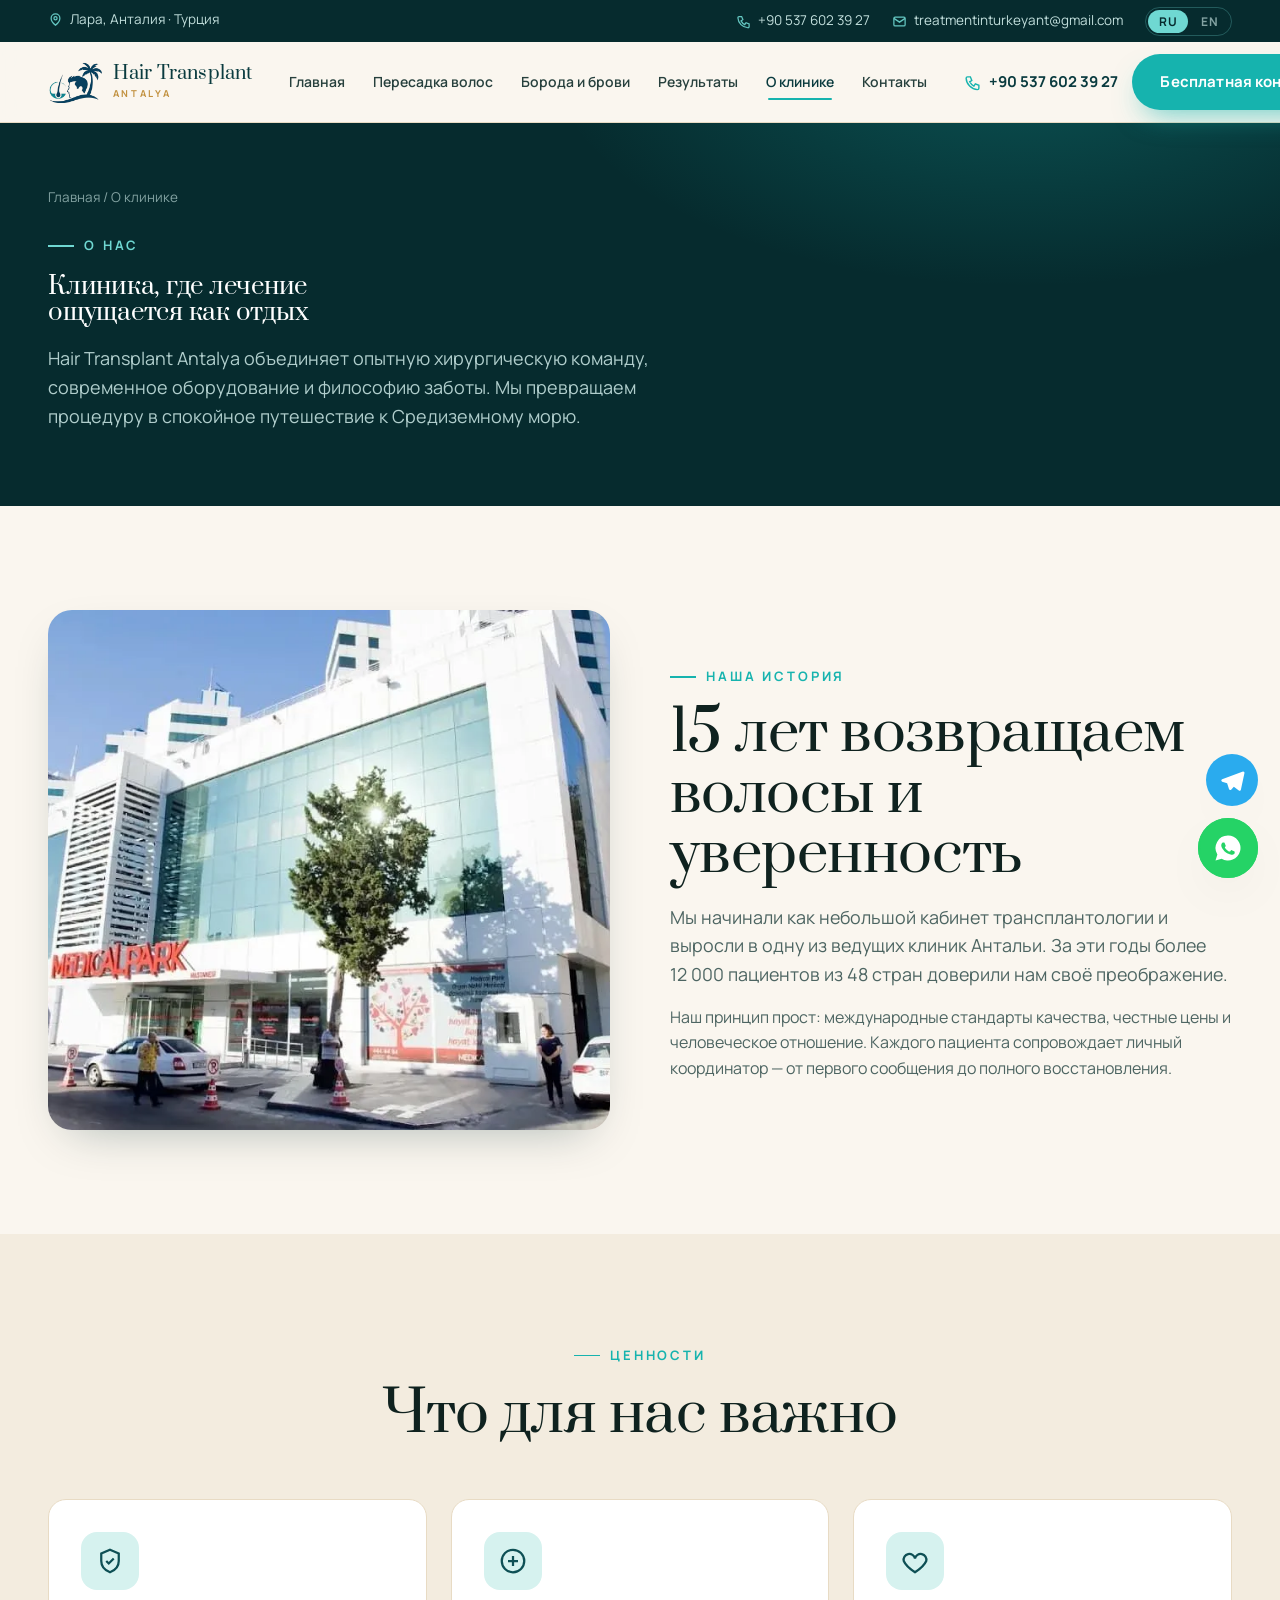
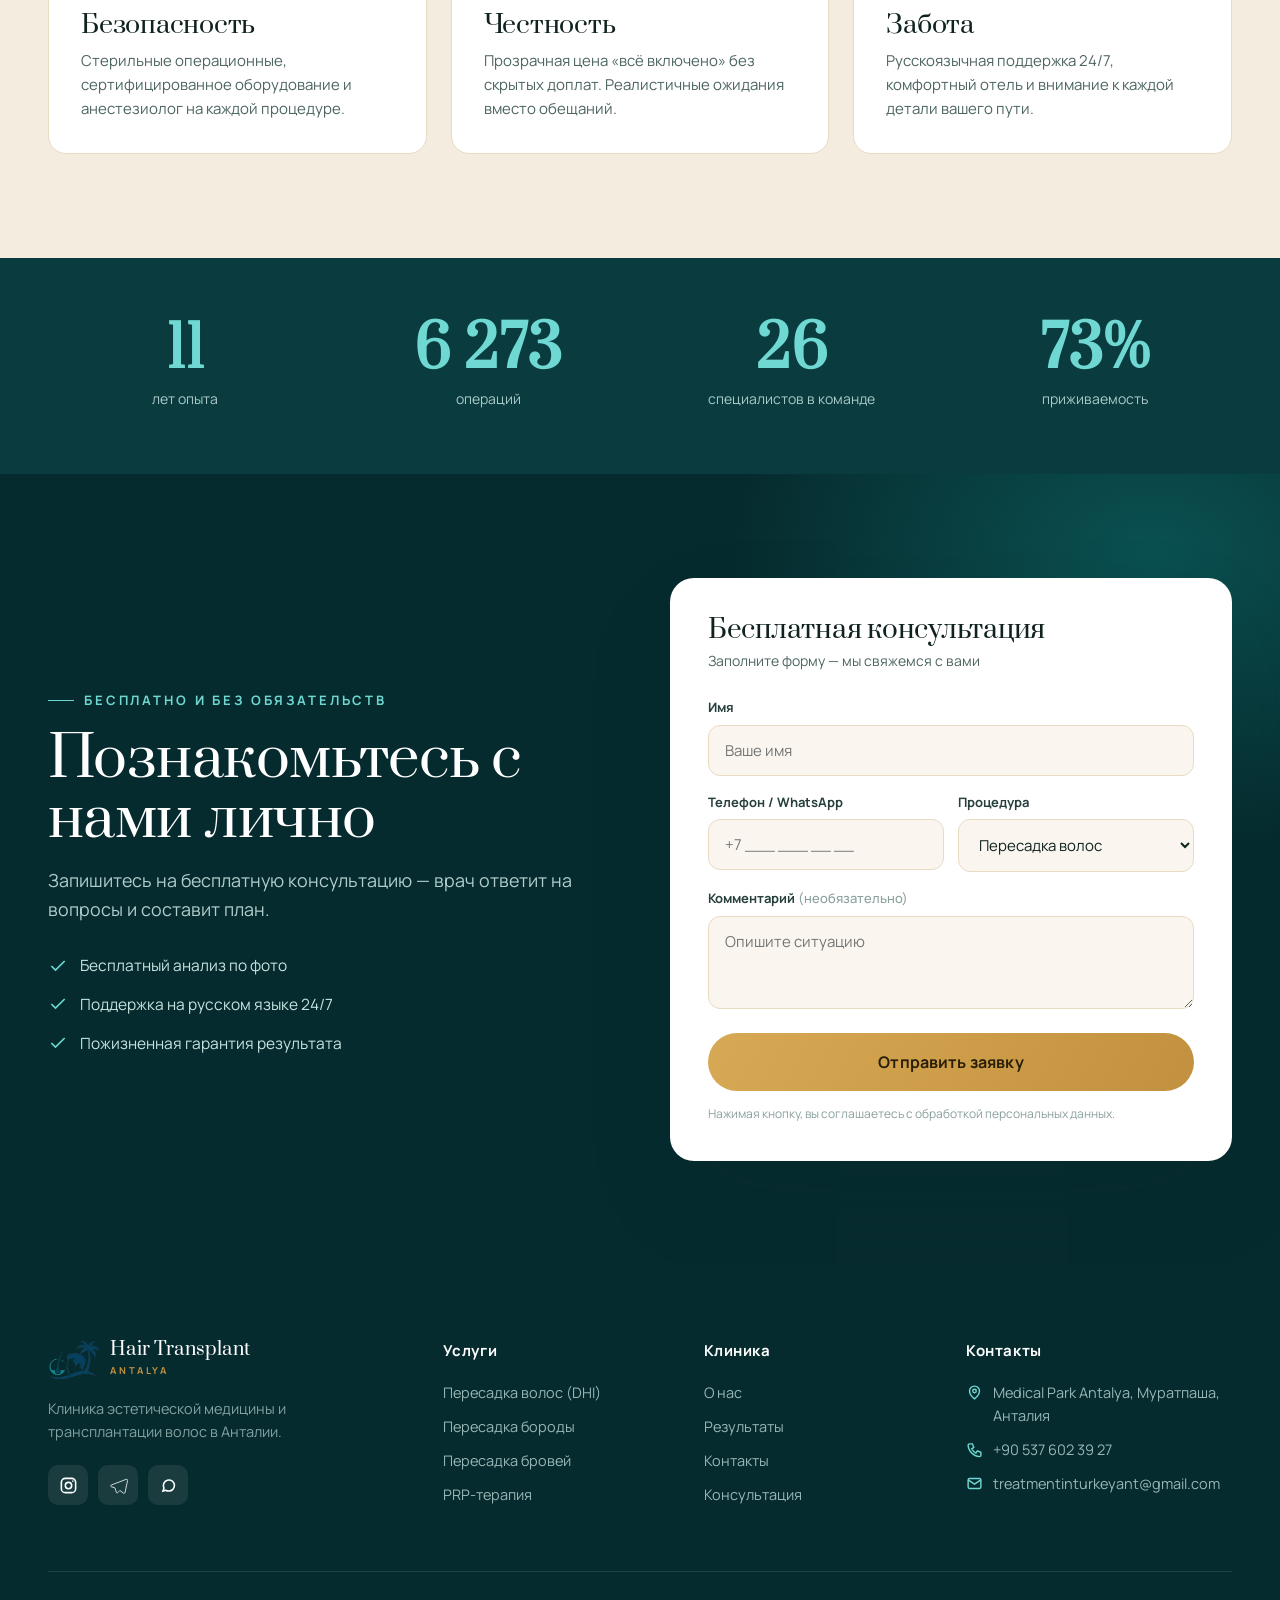
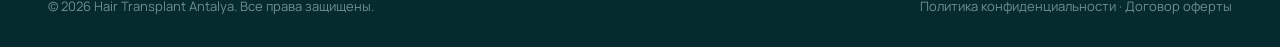
<file: about.html>
<!DOCTYPE html>
<html lang="ru">
<head>
<meta charset="UTF-8">
<meta name="viewport" content="width=device-width, initial-scale=1">
<title>О клинике — Hair Transplant Antalya | Пересадка волос в Анталии</title>
<meta name="description" content="О клинике Hair Transplant Antalya: оборудование, стандарты безопасности и философия лечения как отдыха.">
<link rel="stylesheet" href="styles.css">
</head>
<body>

<div class="topbar">
  <div class="wrap">
    <div class="tb-left"><a href="contacts.html"><svg viewBox="0 0 24 24" fill="none" stroke-width="2"><path d="M12 21s-7-5.2-7-11a7 7 0 0 1 14 0c0 5.8-7 11-7 11Z"/><circle cx="12" cy="10" r="2.5"/></svg> <span data-en="Lara, Antalya · Türkiye">Лара, Анталия · Турция</span></a></div>
    <div class="tb-right">
      <a href="tel:+905376023927" data-en-href="tel:+905419289281"><svg viewBox="0 0 24 24" fill="none" stroke-width="2"><path d="M5 4h4l2 5-3 2a14 14 0 0 0 6 6l2-3 5 2v4a2 2 0 0 1-2 2A17 17 0 0 1 3 6a2 2 0 0 1 2-2Z"/></svg> <span data-en="+90 541 928 92 81">+90 537 602 39 27</span></a>
      <a href="mailto:treatmentinturkeyant@gmail.com" class="tb-mail"><svg viewBox="0 0 24 24" fill="none" stroke-width="2"><rect x="3" y="5" width="18" height="14" rx="2"/><path d="m3 7 9 6 9-6"/></svg> treatmentinturkeyant@gmail.com</a>
      <div class="langs"><button data-lang="ru" class="on">RU</button><button data-lang="en">EN</button></div>
    </div>
  </div>
</div>

<header class="nav">
  <div class="wrap">
    <a href="index.html" class="brand">
      <svg class="mark" viewBox="0 0 48 48" fill="none"><circle cx="24" cy="24" r="23" fill="url(#lg)"/><text x="24" y="29" text-anchor="middle" font-family="Prata,serif" font-size="22" fill="#fff">A</text><path d="M10 35q7-5 14 0t14 0" stroke="#33C7C0" stroke-width="2" fill="none" stroke-linecap="round"/><circle cx="37" cy="12" r="3.2" fill="#D8A954"/><defs><linearGradient id="lg" x1="0" y1="0" x2="1" y2="1"><stop offset="0" stop-color="#13686E"/><stop offset="1" stop-color="#062B2E"/></linearGradient></defs></svg>
      <span class="bt"><b>Hair Transplant</b><span>ANTALYA</span></span>
    </a>
    <nav>
      <ul class="menu">
        <li><a href="index.html" data-en="Home">Главная</a></li>
        <li><a href="hair-transplant.html" data-en="Hair Transplant">Пересадка волос</a></li>
        <li><a href="beard-eyebrow.html" data-en="Beard &amp; Brows">Борода и брови</a></li>
        <li><a href="results.html" data-en="Results">Результаты</a></li>
        <li><a href="about.html" class="active" data-en="Clinic">О клинике</a></li>
        <li><a href="contacts.html" data-en="Contacts">Контакты</a></li>
      </ul>
    </nav>
    <div class="nav-cta">
      <a href="tel:+905376023927" data-en-href="tel:+905419289281" class="nav-phone"><svg viewBox="0 0 24 24" fill="none" stroke-width="2"><path d="M5 4h4l2 5-3 2a14 14 0 0 0 6 6l2-3 5 2v4a2 2 0 0 1-2 2A17 17 0 0 1 3 6a2 2 0 0 1 2-2Z"/></svg><span data-en="+90 541 928 92 81">+90 537 602 39 27</span></a>
      <a href="index.html#consult" class="btn btn--primary" data-en="Free Consultation">Бесплатная консультация</a>
      <button class="burger" data-open-menu aria-label="Menu"><svg viewBox="0 0 24 24" fill="none" stroke-width="2"><path d="M4 7h16M4 12h16M4 17h16"/></svg></button>
    </div>
  </div>
</header>

<div class="drawer" id="drawer">
  <div class="scrim"></div>
  <div class="panel">
    <div class="d-head">
      <span class="brand"><svg class="mark" viewBox="0 0 48 48" fill="none"><circle cx="24" cy="24" r="23" fill="url(#lgd)"/><text x="24" y="29" text-anchor="middle" font-family="Prata,serif" font-size="22" fill="#fff">A</text><path d="M10 35q7-5 14 0t14 0" stroke="#33C7C0" stroke-width="2" fill="none" stroke-linecap="round"/><circle cx="37" cy="12" r="3.2" fill="#D8A954"/><defs><linearGradient id="lgd" x1="0" y1="0" x2="1" y2="1"><stop offset="0" stop-color="#13686E"/><stop offset="1" stop-color="#062B2E"/></linearGradient></defs></svg><span class="bt"><b>Hair Transplant</b><span>ANTALYA</span></span></span>
      <button class="x" data-close-menu aria-label="Close">×</button>
    </div>
    <a href="index.html" data-en="Home">Главная</a>
    <a href="hair-transplant.html" data-en="Hair Transplant">Пересадка волос</a>
    <a href="beard-eyebrow.html" data-en="Beard &amp; Brows">Борода и брови</a>
    <a href="results.html" data-en="Results">Результаты</a>
    <a href="about.html" class="active" data-en="Clinic">О клинике</a>
    <a href="contacts.html" data-en="Contacts">Контакты</a>
    <a href="index.html#consult" class="btn btn--primary btn--block" style="margin-top:14px" data-en="Free Consultation">Бесплатная консультация</a>
    <div class="d-langs"><button data-lang="ru" class="on">RU</button><button data-lang="en">EN</button></div>
  </div>
</div>

<section class="phero">
  <div class="wrap">
    <div class="crumb"><a href="index.html" data-en="Home">Главная</a> / <span data-en="Clinic">О клинике</span></div>
    <span class="eyebrow eyebrow--light" data-en="About us">О нас</span>
    <h1 style="margin-top:18px" data-en="A clinic where treatment<br>feels like a holiday">Клиника, где лечение<br>ощущается как отдых</h1>
    <p data-en="Hair Transplant Antalya combines an experienced surgical team, modern equipment and a philosophy of care. We turn the procedure into a calm journey to the Mediterranean.">Hair Transplant Antalya объединяет опытную хирургическую команду, современное оборудование и философию заботы. Мы превращаем процедуру в спокойное путешествие к Средиземному морю.</p>
  </div>
</section>

<section class="section">
  <div class="wrap">
    <div class="split">
      <img class="photo reveal" src="images/clinic.webp" alt="Medical Park Antalya">
      <div class="reveal">
        <span class="eyebrow" data-en="Our story">Наша история</span>
        <h2 class="h2" style="margin:16px 0 18px" data-en="15 years restoring<br>hair and confidence">15 лет возвращаем<br>волосы и уверенность</h2>
        <p class="lead" data-en="We started as a small transplant practice and grew into one of Antalya’s leading clinics. Over the years, more than 8,377 patients from 48 countries have trusted us with their transformation.">Мы начинали как небольшой кабинет трансплантологии и выросли в одну из ведущих клиник Антальи. За эти годы более 12&nbsp;000 пациентов из 48 стран доверили нам своё преображение.</p>
        <p style="color:var(--ink-500);margin-top:16px" data-en="Our principle is simple: international quality standards, honest prices and a human approach. Every patient is supported by a personal coordinator — from the first message to full recovery.">Наш принцип прост: международные стандарты качества, честные цены и человеческое отношение. Каждого пациента сопровождает личный координатор&nbsp;— от первого сообщения до полного восстановления.</p>
      </div>
    </div>
  </div>
</section>

<section class="section" style="background:var(--sand-100)">
  <div class="wrap">
    <div class="sec-head sec-head--center reveal"><span class="eyebrow eyebrow--center" data-en="Values">Ценности</span><h2 class="h2" data-en="What matters to us">Что для нас важно</h2></div>
    <div class="services-grid">
      <article class="svc-card reveal"><div class="ic"><svg viewBox="0 0 24 24" fill="none" stroke-width="1.8"><path d="M12 3l7 3v6c0 4.5-3 7.5-7 9-4-1.5-7-4.5-7-9V6l7-3Z"/><path d="M9 12l2 2 4-4"/></svg></div><h3 data-en="Safety">Безопасность</h3><p data-en="Sterile operating rooms, certified equipment and an anaesthesiologist at every procedure.">Стерильные операционные, сертифицированное оборудование и анестезиолог на каждой процедуре.</p></article>
      <article class="svc-card reveal"><div class="ic"><svg viewBox="0 0 24 24" fill="none" stroke-width="1.8"><circle cx="12" cy="12" r="9"/><path d="M8 12h8M12 8v8"/></svg></div><h3 data-en="Honesty">Честность</h3><p data-en="A transparent all-inclusive price with no hidden fees. Realistic expectations instead of empty promises.">Прозрачная цена «всё включено» без скрытых доплат. Реалистичные ожидания вместо обещаний.</p></article>
      <article class="svc-card reveal"><div class="ic"><svg viewBox="0 0 24 24" fill="none" stroke-width="1.8"><path d="M12 21s-7-4.5-9-9a4.5 4.5 0 0 1 9-2 4.5 4.5 0 0 1 9 2c-2 4.5-9 9-9 9Z"/></svg></div><h3 data-en="Care">Забота</h3><p data-en="Russian-speaking support 24/7, a comfortable hotel and attention to every detail of your journey.">Русскоязычная поддержка 24/7, комфортный отель и внимание к каждой детали вашего пути.</p></article>
    </div>
  </div>
</section>

<section class="band">
  <div class="wrap">
    <div class="st"><b data-count="15" data-suffix="">0</b><span data-en="years of experience">лет опыта</span></div>
    <div class="st"><b data-count="8377" data-suffix="">0</b><span data-en="procedures">операций</span></div>
    <div class="st"><b data-count="35" data-suffix="">0</b><span data-en="specialists on the team">специалистов в команде</span></div>
    <div class="st"><b data-count="98" data-suffix="%">0</b><span data-en="graft survival">приживаемость</span></div>
  </div>
</section>

<section class="consult section" id="consult">
  <div class="wrap">
    <div class="reveal">
      <span class="eyebrow eyebrow--light" data-en="Free &amp; no obligation">Бесплатно и без обязательств</span>
      <h2 class="h2" data-en="Get to know us">Познакомьтесь с нами лично</h2>
      <p class="lead" data-en="Book a free consultation — the doctor will answer your questions and build a plan.">Запишитесь на бесплатную консультацию&nbsp;— врач ответит на вопросы и составит план.</p>
      <ul class="perks">
        <li><svg viewBox="0 0 24 24" fill="none" stroke-width="2"><path d="M20 6 9 17l-5-5"/></svg><span data-en="Free photo analysis">Бесплатный анализ по фото</span></li>
        <li><svg viewBox="0 0 24 24" fill="none" stroke-width="2"><path d="M20 6 9 17l-5-5"/></svg><span data-en="Support in Russian 24/7">Поддержка на русском языке 24/7</span></li>
        <li><svg viewBox="0 0 24 24" fill="none" stroke-width="2"><path d="M20 6 9 17l-5-5"/></svg><span data-en="Lifetime result guarantee">Пожизненная гарантия результата</span></li>
      </ul>
    </div>
    <div class="cform reveal">
      <h3 data-en="Free Consultation">Бесплатная консультация</h3>
      <p class="sub" data-en="Fill in the form — we will get in touch">Заполните форму&nbsp;— мы свяжемся с вами</p>
      <form novalidate>
        <div class="fg"><label data-en="Name">Имя</label><input type="text" name="name" required placeholder="Ваше имя" data-en-ph="Your name"><span class="err" data-en="Enter your name">Введите имя</span></div>
        <div class="row2">
          <div class="fg"><label data-en="Phone / WhatsApp">Телефон / WhatsApp</label><input type="tel" name="phone" required placeholder="+7 ___ ___ __ __"><span class="err" data-en="Enter a valid number">Введите корректный номер</span></div>
          <div class="fg"><label data-en="Procedure">Процедура</label><select name="service"><option data-en="Hair transplant">Пересадка волос</option><option data-en="Beard transplant">Пересадка бороды</option><option data-en="Eyebrow transplant">Пересадка бровей</option><option data-en="Not sure yet">Не определился(ась)</option></select></div>
        </div>
        <div class="fg"><label data-en="Comment (optional)">Комментарий <span style="font-weight:500;color:var(--ink-300)">(необязательно)</span></label><textarea name="msg" rows="3" placeholder="Опишите ситуацию" data-en-ph="Describe your situation"></textarea></div>
        <button type="submit" class="btn btn--gold btn--block btn--lg" data-en="Send Request">Отправить заявку</button>
        <p class="consent" data-en="By clicking the button you agree to the processing of personal data.">Нажимая кнопку, вы соглашаетесь с обработкой персональных данных.</p>
      </form>
      <div class="ok"><div class="ico"><svg viewBox="0 0 24 24" fill="none" stroke-width="2"><path d="M20 6 9 17l-5-5"/></svg></div><h3 data-en="Request sent!">Заявка отправлена!</h3><p data-en="Thank you. The coordinator will contact you within 30 minutes.">Спасибо. Координатор свяжется с вами в течение 30 минут.</p></div>
    </div>
  </div>
</section>

<footer class="ft">
  <div class="wrap">
    <div class="ft-grid">
      <div>
        <a href="index.html" class="brand"><svg class="mark" viewBox="0 0 48 48" fill="none"><circle cx="24" cy="24" r="23" fill="url(#lgf)"/><text x="24" y="29" text-anchor="middle" font-family="Prata,serif" font-size="22" fill="#fff">A</text><path d="M10 35q7-5 14 0t14 0" stroke="#33C7C0" stroke-width="2" fill="none" stroke-linecap="round"/><circle cx="37" cy="12" r="3.2" fill="#D8A954"/><defs><linearGradient id="lgf" x1="0" y1="0" x2="1" y2="1"><stop offset="0" stop-color="#13686E"/><stop offset="1" stop-color="#062B2E"/></linearGradient></defs></svg><span class="bt"><b style="color:#fff">Hair Transplant</b><span>ANTALYA</span></span></a>
        <p class="about" data-en="A clinic of aesthetic medicine and hair transplantation in Antalya.">Клиника эстетической медицины и трансплантации волос в Анталии.</p>
        <div class="social">
          <a href="https://www.instagram.com/medicalparksacekimantalya/" aria-label="Instagram"><svg viewBox="0 0 24 24" fill="none" stroke-width="2"><rect x="3" y="3" width="18" height="18" rx="5"/><circle cx="12" cy="12" r="4"/><circle cx="17.5" cy="6.5" r="1" fill="#fff" stroke="none"/></svg></a>
          <a href="https://t.me/hairantalya" aria-label="Telegram"><svg viewBox="0 0 24 24" fill="#fff" style="width:19px;height:19px"><path d="M21.5 4.3 2.9 11.4c-1 .4-1 1.8 0 2.1l4.6 1.5 1.8 5.6c.3.8 1.3 1 1.9.3l2.5-2.6 4.6 3.4c.7.5 1.7.1 1.9-.7l3.3-15.4c.2-1-.8-1.9-1.8-1.3Z"/></svg></a>
          <a href="https://wa.me/905376023927" aria-label="WhatsApp"><svg viewBox="0 0 24 24" fill="none" stroke-width="2"><path d="M5 19l1.3-3.8A7 7 0 1 1 12 19a7 7 0 0 1-3.6-1L5 19Z"/></svg></a>
        </div>
      </div>
      <div><h4 data-en="Services">Услуги</h4><ul><li><a href="hair-transplant.html" data-en="Hair transplant (DHI)">Пересадка волос (DHI)</a></li><li><a href="beard-eyebrow.html" data-en="Beard transplant">Пересадка бороды</a></li><li><a href="beard-eyebrow.html" data-en="Eyebrow transplant">Пересадка бровей</a></li><li><a href="results.html" data-en="PRP therapy">PRP-терапия</a></li></ul></div>
      <div><h4 data-en="Clinic">Клиника</h4><ul><li><a href="about.html" data-en="About us">О нас</a></li><li><a href="results.html" data-en="Results">Результаты</a></li><li><a href="contacts.html" data-en="Contacts">Контакты</a></li><li><a href="index.html#consult" data-en="Consultation">Консультация</a></li></ul></div>
      <div><h4 data-en="Contacts">Контакты</h4><ul><li class="contact-li"><svg viewBox="0 0 24 24" fill="none" stroke-width="2"><path d="M12 21s-7-5.2-7-11a7 7 0 0 1 14 0c0 5.8-7 11-7 11Z"/><circle cx="12" cy="10" r="2.5"/></svg><span data-en="Medical Park Antalya, Muratpaşa, Antalya">Medical Park Antalya, Муратпаша, Анталия</span></li><li class="contact-li"><svg viewBox="0 0 24 24" fill="none" stroke-width="2"><path d="M5 4h4l2 5-3 2a14 14 0 0 0 6 6l2-3 5 2v4a2 2 0 0 1-2 2A17 17 0 0 1 3 6a2 2 0 0 1 2-2Z"/></svg>+90 537 602 39 27</li><li class="contact-li"><svg viewBox="0 0 24 24" fill="none" stroke-width="2"><rect x="3" y="5" width="18" height="14" rx="2"/><path d="m3 7 9 6 9-6"/></svg>treatmentinturkeyant@gmail.com</li></ul></div>
    </div>
    <div class="ft-bottom"><span data-en="© 2026 Hair Transplant Antalya. All rights reserved.">© 2026 Hair Transplant Antalya. Все права защищены.</span><span data-en="Privacy Policy · Terms of Service">Политика конфиденциальности · Договор оферты</span></div>
  </div>
</footer>

<div class="sticky-wa">
  <a class="tg" href="https://t.me/hairantalya" aria-label="Telegram"><svg viewBox="0 0 24 24" fill="#fff"><path d="M21.5 4.3 2.9 11.4c-1 .4-1 1.8 0 2.1l4.6 1.5 1.8 5.6c.3.8 1.3 1 1.9.3l2.5-2.6 4.6 3.4c.7.5 1.7.1 1.9-.7l3.3-15.4c.2-1-.8-1.9-1.8-1.3Z"/></svg></a>
  <a class="wa" href="https://wa.me/905376023927" data-en-href="https://wa.me/905419289281" aria-label="WhatsApp"><svg viewBox="0 0 24 24" fill="#fff"><path d="M12 2a10 10 0 0 0-8.5 15.2L2 22l4.9-1.4A10 10 0 1 0 12 2Zm5.4 14.1c-.2.6-1.3 1.2-1.8 1.2-.5.1-1 .2-3.3-.7-2.8-1.1-4.5-3.9-4.7-4.1-.1-.2-1-1.4-1-2.6s.6-1.8.9-2.1c.2-.2.5-.3.7-.3h.5c.2 0 .4 0 .6.5l.8 2c.1.2.1.4 0 .5l-.4.6c-.2.2-.3.4-.1.7.2.3.8 1.3 1.7 2 .8.7 1.5.9 1.8 1 .2.1.4.1.6-.1l.7-.9c.2-.2.4-.2.6-.1l1.9.9c.2.1.4.2.4.3.1.2.1.9-.1 1.5Z"/></svg></a>
</div>

<script src="image-slot.js"></script>
<script src="app.js"></script>
</body>
</html>
</file>
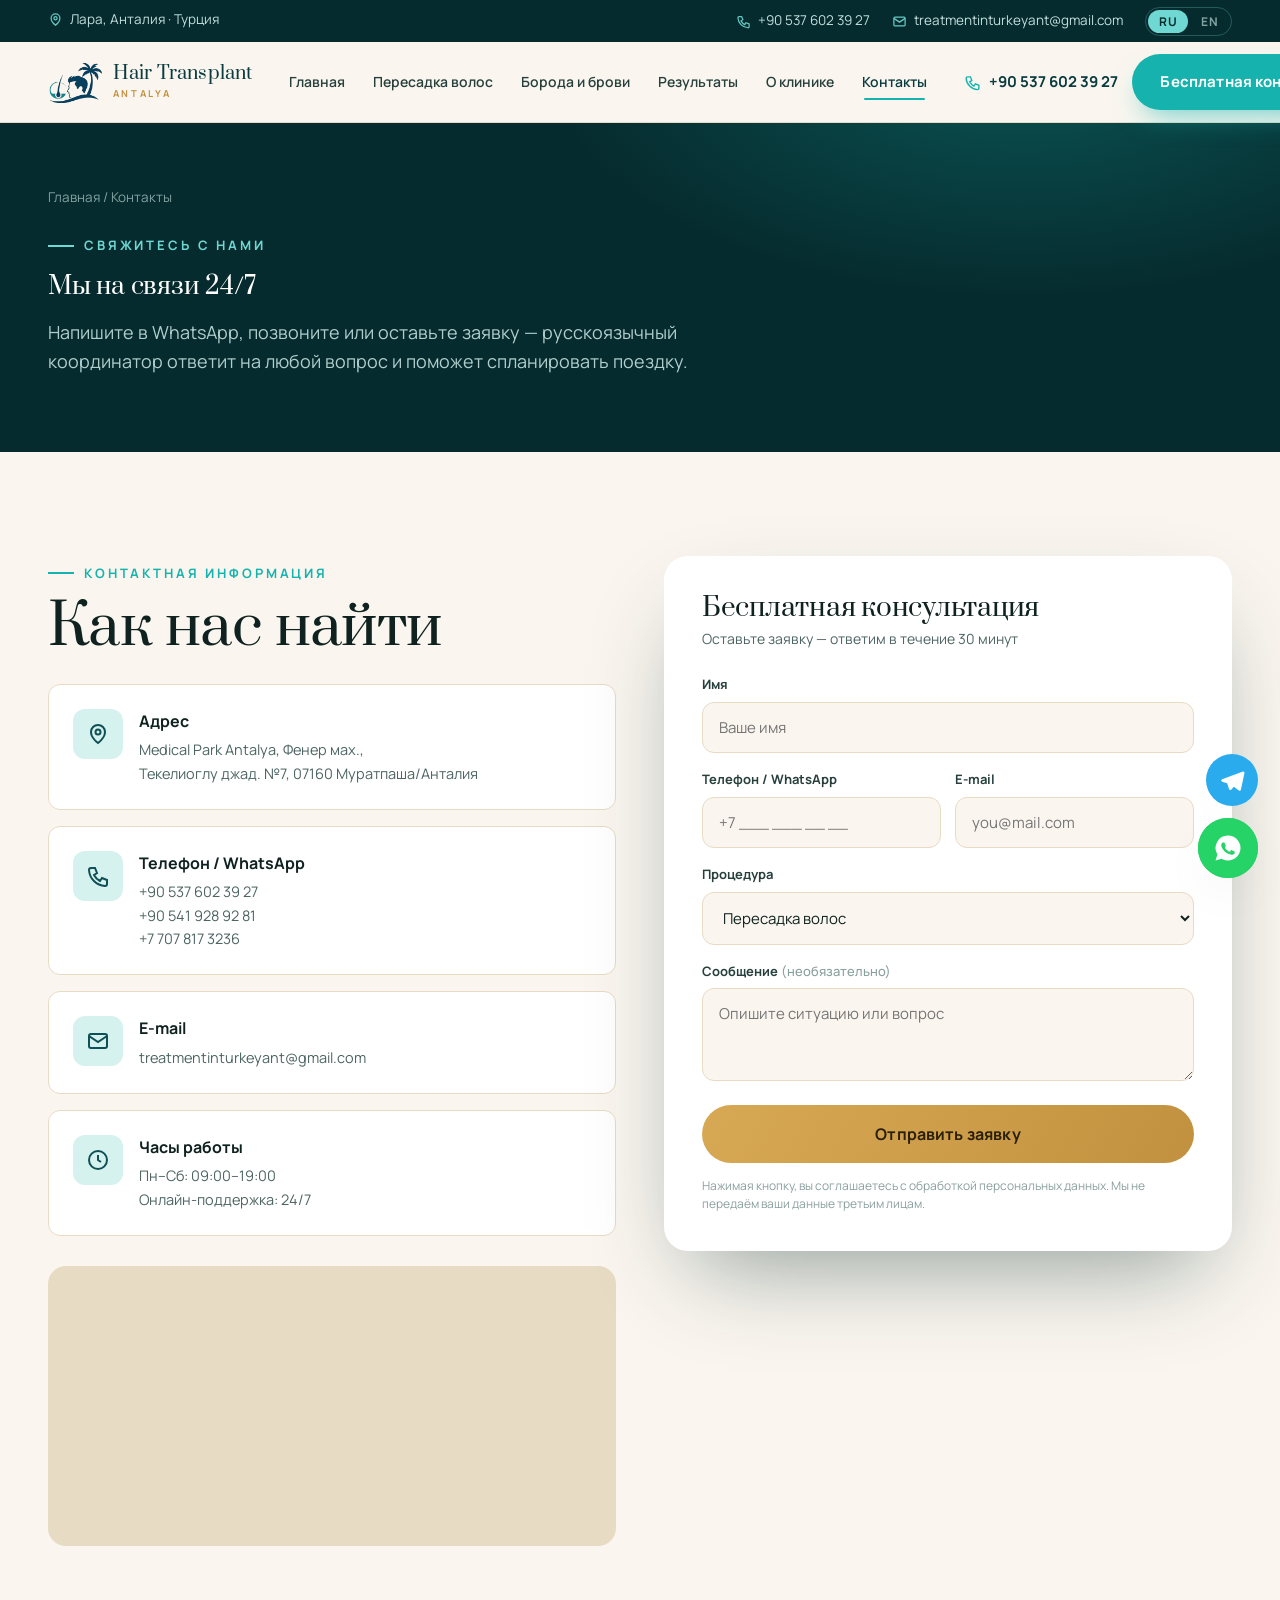
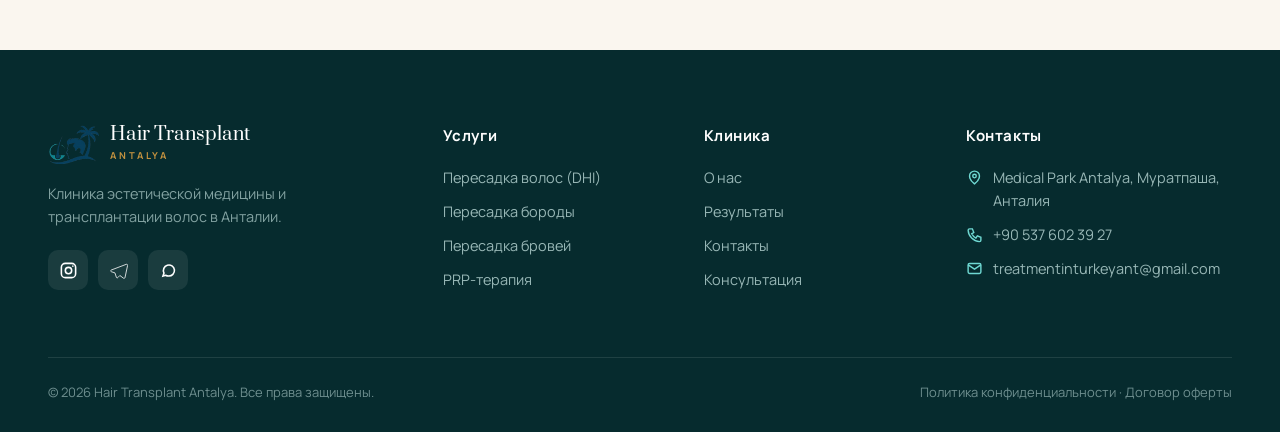
<file: contacts.html>
<!DOCTYPE html>
<html lang="ru">
<head>
<meta charset="UTF-8">
<meta name="viewport" content="width=device-width, initial-scale=1">
<title>Контакты — Hair Transplant Antalya | Анталия, Турция</title>
<meta name="description" content="Контакты клиники Hair Transplant Antalya в Анталии: адрес, телефон, WhatsApp, e-mail и онлайн-запись.">
<link rel="stylesheet" href="styles.css">
</head>
<body>

<div class="topbar">
  <div class="wrap">
    <div class="tb-left"><a href="contacts.html"><svg viewBox="0 0 24 24" fill="none" stroke-width="2"><path d="M12 21s-7-5.2-7-11a7 7 0 0 1 14 0c0 5.8-7 11-7 11Z"/><circle cx="12" cy="10" r="2.5"/></svg> <span data-en="Lara, Antalya · Türkiye">Лара, Анталия · Турция</span></a></div>
    <div class="tb-right">
      <a href="tel:+905376023927" data-en-href="tel:+905419289281"><svg viewBox="0 0 24 24" fill="none" stroke-width="2"><path d="M5 4h4l2 5-3 2a14 14 0 0 0 6 6l2-3 5 2v4a2 2 0 0 1-2 2A17 17 0 0 1 3 6a2 2 0 0 1 2-2Z"/></svg> <span data-en="+90 541 928 92 81">+90 537 602 39 27</span></a>
      <a href="mailto:treatmentinturkeyant@gmail.com" class="tb-mail"><svg viewBox="0 0 24 24" fill="none" stroke-width="2"><rect x="3" y="5" width="18" height="14" rx="2"/><path d="m3 7 9 6 9-6"/></svg> treatmentinturkeyant@gmail.com</a>
      <div class="langs"><button data-lang="ru" class="on">RU</button><button data-lang="en">EN</button></div>
    </div>
  </div>
</div>

<header class="nav">
  <div class="wrap">
    <a href="index.html" class="brand">
      <svg class="mark" viewBox="0 0 48 48" fill="none"><circle cx="24" cy="24" r="23" fill="url(#lg)"/><text x="24" y="29" text-anchor="middle" font-family="Prata,serif" font-size="22" fill="#fff">A</text><path d="M10 35q7-5 14 0t14 0" stroke="#33C7C0" stroke-width="2" fill="none" stroke-linecap="round"/><circle cx="37" cy="12" r="3.2" fill="#D8A954"/><defs><linearGradient id="lg" x1="0" y1="0" x2="1" y2="1"><stop offset="0" stop-color="#13686E"/><stop offset="1" stop-color="#062B2E"/></linearGradient></defs></svg>
      <span class="bt"><b>Hair Transplant</b><span>ANTALYA</span></span>
    </a>
    <nav>
      <ul class="menu">
        <li><a href="index.html" data-en="Home">Главная</a></li>
        <li><a href="hair-transplant.html" data-en="Hair Transplant">Пересадка волос</a></li>
        <li><a href="beard-eyebrow.html" data-en="Beard &amp; Brows">Борода и брови</a></li>
        <li><a href="results.html" data-en="Results">Результаты</a></li>
        <li><a href="about.html" data-en="Clinic">О клинике</a></li>
        <li><a href="contacts.html" class="active" data-en="Contacts">Контакты</a></li>
      </ul>
    </nav>
    <div class="nav-cta">
      <a href="tel:+905376023927" data-en-href="tel:+905419289281" class="nav-phone"><svg viewBox="0 0 24 24" fill="none" stroke-width="2"><path d="M5 4h4l2 5-3 2a14 14 0 0 0 6 6l2-3 5 2v4a2 2 0 0 1-2 2A17 17 0 0 1 3 6a2 2 0 0 1 2-2Z"/></svg><span data-en="+90 541 928 92 81">+90 537 602 39 27</span></a>
      <a href="#consult-c" class="btn btn--primary" data-en="Free Consultation">Бесплатная консультация</a>
      <button class="burger" data-open-menu aria-label="Menu"><svg viewBox="0 0 24 24" fill="none" stroke-width="2"><path d="M4 7h16M4 12h16M4 17h16"/></svg></button>
    </div>
  </div>
</header>

<div class="drawer" id="drawer">
  <div class="scrim"></div>
  <div class="panel">
    <div class="d-head">
      <span class="brand"><svg class="mark" viewBox="0 0 48 48" fill="none"><circle cx="24" cy="24" r="23" fill="url(#lgd)"/><text x="24" y="29" text-anchor="middle" font-family="Prata,serif" font-size="22" fill="#fff">A</text><path d="M10 35q7-5 14 0t14 0" stroke="#33C7C0" stroke-width="2" fill="none" stroke-linecap="round"/><circle cx="37" cy="12" r="3.2" fill="#D8A954"/><defs><linearGradient id="lgd" x1="0" y1="0" x2="1" y2="1"><stop offset="0" stop-color="#13686E"/><stop offset="1" stop-color="#062B2E"/></linearGradient></defs></svg><span class="bt"><b>Hair Transplant</b><span>ANTALYA</span></span></span>
      <button class="x" data-close-menu aria-label="Close">×</button>
    </div>
    <a href="index.html" data-en="Home">Главная</a>
    <a href="hair-transplant.html" data-en="Hair Transplant">Пересадка волос</a>
    <a href="beard-eyebrow.html" data-en="Beard &amp; Brows">Борода и брови</a>
    <a href="results.html" data-en="Results">Результаты</a>
    <a href="about.html" data-en="Clinic">О клинике</a>
    <a href="contacts.html" class="active" data-en="Contacts">Контакты</a>
    <a href="#consult-c" class="btn btn--primary btn--block" style="margin-top:14px" data-en="Free Consultation">Бесплатная консультация</a>
    <div class="d-langs"><button data-lang="ru" class="on">RU</button><button data-lang="en">EN</button></div>
  </div>
</div>

<section class="phero">
  <div class="wrap">
    <div class="crumb"><a href="index.html" data-en="Home">Главная</a> / <span data-en="Contacts">Контакты</span></div>
    <span class="eyebrow eyebrow--light" data-en="Get in touch">Свяжитесь с нами</span>
    <h1 style="margin-top:18px" data-en="We are online 24/7">Мы на связи 24/7</h1>
    <p data-en="Message us on WhatsApp, call, or leave a request — a Russian-speaking coordinator will answer any question and help plan your trip.">Напишите в WhatsApp, позвоните или оставьте заявку&nbsp;— русскоязычный координатор ответит на любой вопрос и поможет спланировать поездку.</p>
  </div>
</section>

<section class="section" id="consult-c">
  <div class="wrap">
    <div class="contact-grid">
      <div class="reveal">
        <span class="eyebrow" data-en="Contact information">Контактная информация</span>
        <h2 class="h2" style="margin:14px 0 26px" data-en="How to find us">Как нас найти</h2>
        <div class="info-card">
          <div class="ic"><svg viewBox="0 0 24 24" fill="none" stroke-width="2"><path d="M12 21s-7-5.2-7-11a7 7 0 0 1 14 0c0 5.8-7 11-7 11Z"/><circle cx="12" cy="10" r="2.5"/></svg></div>
          <div><b data-en="Address">Адрес</b><p data-en="Medical Park Antalya Hospital, Fener mah.,<br>Tekelioğlu cad. No:7, 07160 Muratpaşa/Antalya">Medical Park Antalya, Фенер мах.,<br>Текелиоглу джад. №7, 07160 Муратпаша/Анталия</p></div>
        </div>
        <div class="info-card">
          <div class="ic"><svg viewBox="0 0 24 24" fill="none" stroke-width="2"><path d="M5 4h4l2 5-3 2a14 14 0 0 0 6 6l2-3 5 2v4a2 2 0 0 1-2 2A17 17 0 0 1 3 6a2 2 0 0 1 2-2Z"/></svg></div>
          <div><b data-en="Phone / WhatsApp">Телефон / WhatsApp</b><p>+90 537 602 39 27<br>+90 541 928 92 81<br>+7 707 817 3236</p></div>
        </div>
        <div class="info-card">
          <div class="ic"><svg viewBox="0 0 24 24" fill="none" stroke-width="2"><rect x="3" y="5" width="18" height="14" rx="2"/><path d="m3 7 9 6 9-6"/></svg></div>
          <div><b>E-mail</b><p>treatmentinturkeyant@gmail.com</p></div>
        </div>
        <div class="info-card">
          <div class="ic"><svg viewBox="0 0 24 24" fill="none" stroke-width="2"><circle cx="12" cy="12" r="9"/><path d="M12 7v5l3 2"/></svg></div>
          <div><b data-en="Working hours">Часы работы</b><p data-en="Mon–Sat: 09:00–19:00<br>Online support: 24/7">Пн–Сб: 09:00–19:00<br>Онлайн-поддержка: 24/7</p></div>
        </div>
        <div class="map-ph">
          <iframe title="Medical Park Antalya" src="https://www.google.com/maps?q=Medical%20Park%20Antalya%20Hastanesi&output=embed" style="width:100%;height:100%;border:0" loading="lazy" referrerpolicy="no-referrer-when-downgrade"></iframe>
        </div>
      </div>
      <div class="cform reveal" style="position:sticky;top:100px">
        <h3 data-en="Free Consultation">Бесплатная консультация</h3>
        <p class="sub" data-en="Leave a request — we reply within 30 minutes">Оставьте заявку&nbsp;— ответим в течение 30 минут</p>
        <form novalidate>
          <div class="fg"><label data-en="Name">Имя</label><input type="text" name="name" required placeholder="Ваше имя" data-en-ph="Your name"><span class="err" data-en="Enter your name">Введите имя</span></div>
          <div class="row2">
            <div class="fg"><label data-en="Phone / WhatsApp">Телефон / WhatsApp</label><input type="tel" name="phone" required placeholder="+7 ___ ___ __ __"><span class="err" data-en="Enter a valid number">Введите корректный номер</span></div>
            <div class="fg"><label>E-mail</label><input type="email" name="email" required placeholder="you@mail.com"><span class="err" data-en="Enter a valid e-mail">Введите корректный e-mail</span></div>
          </div>
          <div class="fg"><label data-en="Procedure">Процедура</label><select name="service"><option data-en="Hair transplant">Пересадка волос</option><option data-en="Beard transplant">Пересадка бороды</option><option data-en="Eyebrow transplant">Пересадка бровей</option><option data-en="Not sure yet">Не определился(ась)</option></select></div>
          <div class="fg"><label data-en="Message (optional)">Сообщение <span style="font-weight:500;color:var(--ink-300)">(необязательно)</span></label><textarea name="msg" rows="3" placeholder="Опишите ситуацию или вопрос" data-en-ph="Describe your situation or question"></textarea></div>
          <button type="submit" class="btn btn--gold btn--block btn--lg" data-en="Send Request">Отправить заявку</button>
          <p class="consent" data-en="By clicking the button you agree to the processing of personal data. We do not share your data with third parties.">Нажимая кнопку, вы соглашаетесь с обработкой персональных данных. Мы не передаём ваши данные третьим лицам.</p>
        </form>
        <div class="ok"><div class="ico"><svg viewBox="0 0 24 24" fill="none" stroke-width="2"><path d="M20 6 9 17l-5-5"/></svg></div><h3 data-en="Request sent!">Заявка отправлена!</h3><p data-en="Thank you. The coordinator will contact you within 30 minutes.">Спасибо. Координатор свяжется с вами в течение 30 минут.</p></div>
      </div>
    </div>
  </div>
</section>

<footer class="ft">
  <div class="wrap">
    <div class="ft-grid">
      <div>
        <a href="index.html" class="brand"><svg class="mark" viewBox="0 0 48 48" fill="none"><circle cx="24" cy="24" r="23" fill="url(#lgf)"/><text x="24" y="29" text-anchor="middle" font-family="Prata,serif" font-size="22" fill="#fff">A</text><path d="M10 35q7-5 14 0t14 0" stroke="#33C7C0" stroke-width="2" fill="none" stroke-linecap="round"/><circle cx="37" cy="12" r="3.2" fill="#D8A954"/><defs><linearGradient id="lgf" x1="0" y1="0" x2="1" y2="1"><stop offset="0" stop-color="#13686E"/><stop offset="1" stop-color="#062B2E"/></linearGradient></defs></svg><span class="bt"><b style="color:#fff">Hair Transplant</b><span>ANTALYA</span></span></a>
        <p class="about" data-en="A clinic of aesthetic medicine and hair transplantation in Antalya.">Клиника эстетической медицины и трансплантации волос в Анталии.</p>
        <div class="social">
          <a href="https://www.instagram.com/medicalparksacekimantalya/" aria-label="Instagram"><svg viewBox="0 0 24 24" fill="none" stroke-width="2"><rect x="3" y="3" width="18" height="18" rx="5"/><circle cx="12" cy="12" r="4"/><circle cx="17.5" cy="6.5" r="1" fill="#fff" stroke="none"/></svg></a>
          <a href="https://t.me/hairantalya" aria-label="Telegram"><svg viewBox="0 0 24 24" fill="#fff" style="width:19px;height:19px"><path d="M21.5 4.3 2.9 11.4c-1 .4-1 1.8 0 2.1l4.6 1.5 1.8 5.6c.3.8 1.3 1 1.9.3l2.5-2.6 4.6 3.4c.7.5 1.7.1 1.9-.7l3.3-15.4c.2-1-.8-1.9-1.8-1.3Z"/></svg></a>
          <a href="https://wa.me/905376023927" aria-label="WhatsApp"><svg viewBox="0 0 24 24" fill="none" stroke-width="2"><path d="M5 19l1.3-3.8A7 7 0 1 1 12 19a7 7 0 0 1-3.6-1L5 19Z"/></svg></a>
        </div>
      </div>
      <div><h4 data-en="Services">Услуги</h4><ul><li><a href="hair-transplant.html" data-en="Hair transplant (DHI)">Пересадка волос (DHI)</a></li><li><a href="beard-eyebrow.html" data-en="Beard transplant">Пересадка бороды</a></li><li><a href="beard-eyebrow.html" data-en="Eyebrow transplant">Пересадка бровей</a></li><li><a href="results.html" data-en="PRP therapy">PRP-терапия</a></li></ul></div>
      <div><h4 data-en="Clinic">Клиника</h4><ul><li><a href="about.html" data-en="About us">О нас</a></li><li><a href="results.html" data-en="Results">Результаты</a></li><li><a href="contacts.html" data-en="Contacts">Контакты</a></li><li><a href="index.html#consult" data-en="Consultation">Консультация</a></li></ul></div>
      <div><h4 data-en="Contacts">Контакты</h4><ul><li class="contact-li"><svg viewBox="0 0 24 24" fill="none" stroke-width="2"><path d="M12 21s-7-5.2-7-11a7 7 0 0 1 14 0c0 5.8-7 11-7 11Z"/><circle cx="12" cy="10" r="2.5"/></svg><span data-en="Medical Park Antalya, Muratpaşa, Antalya">Medical Park Antalya, Муратпаша, Анталия</span></li><li class="contact-li"><svg viewBox="0 0 24 24" fill="none" stroke-width="2"><path d="M5 4h4l2 5-3 2a14 14 0 0 0 6 6l2-3 5 2v4a2 2 0 0 1-2 2A17 17 0 0 1 3 6a2 2 0 0 1 2-2Z"/></svg>+90 537 602 39 27</li><li class="contact-li"><svg viewBox="0 0 24 24" fill="none" stroke-width="2"><rect x="3" y="5" width="18" height="14" rx="2"/><path d="m3 7 9 6 9-6"/></svg>treatmentinturkeyant@gmail.com</li></ul></div>
    </div>
    <div class="ft-bottom"><span data-en="© 2026 Hair Transplant Antalya. All rights reserved.">© 2026 Hair Transplant Antalya. Все права защищены.</span><span data-en="Privacy Policy · Terms of Service">Политика конфиденциальности · Договор оферты</span></div>
  </div>
</footer>

<div class="sticky-wa">
  <a class="tg" href="https://t.me/hairantalya" aria-label="Telegram"><svg viewBox="0 0 24 24" fill="#fff"><path d="M21.5 4.3 2.9 11.4c-1 .4-1 1.8 0 2.1l4.6 1.5 1.8 5.6c.3.8 1.3 1 1.9.3l2.5-2.6 4.6 3.4c.7.5 1.7.1 1.9-.7l3.3-15.4c.2-1-.8-1.9-1.8-1.3Z"/></svg></a>
  <a class="wa" href="https://wa.me/905376023927" data-en-href="https://wa.me/905419289281" aria-label="WhatsApp"><svg viewBox="0 0 24 24" fill="#fff"><path d="M12 2a10 10 0 0 0-8.5 15.2L2 22l4.9-1.4A10 10 0 1 0 12 2Zm5.4 14.1c-.2.6-1.3 1.2-1.8 1.2-.5.1-1 .2-3.3-.7-2.8-1.1-4.5-3.9-4.7-4.1-.1-.2-1-1.4-1-2.6s.6-1.8.9-2.1c.2-.2.5-.3.7-.3h.5c.2 0 .4 0 .6.5l.8 2c.1.2.1.4 0 .5l-.4.6c-.2.2-.3.4-.1.7.2.3.8 1.3 1.7 2 .8.7 1.5.9 1.8 1 .2.1.4.1.6-.1l.7-.9c.2-.2.4-.2.6-.1l1.9.9c.2.1.4.2.4.3.1.2.1.9-.1 1.5Z"/></svg></a>
</div>

<script src="image-slot.js"></script>
<script src="app.js"></script>
</body>
</html>
</file>
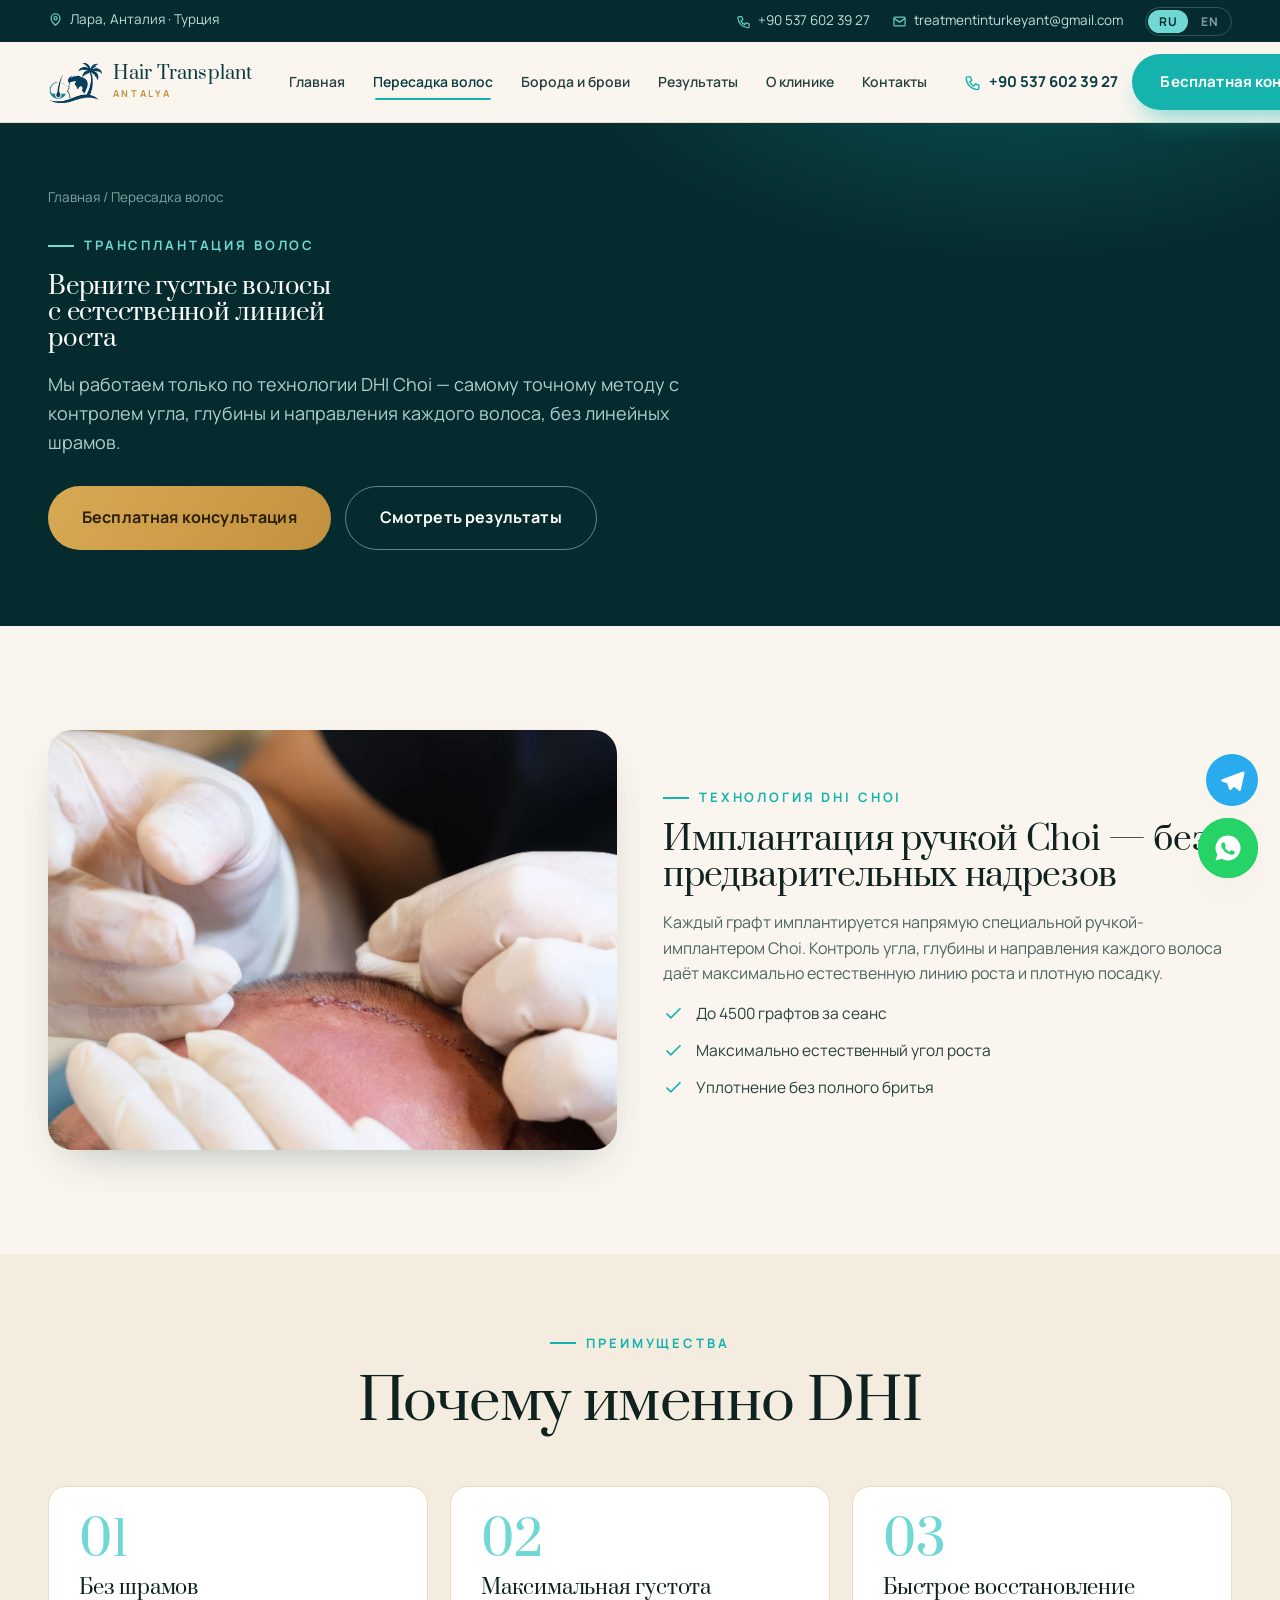
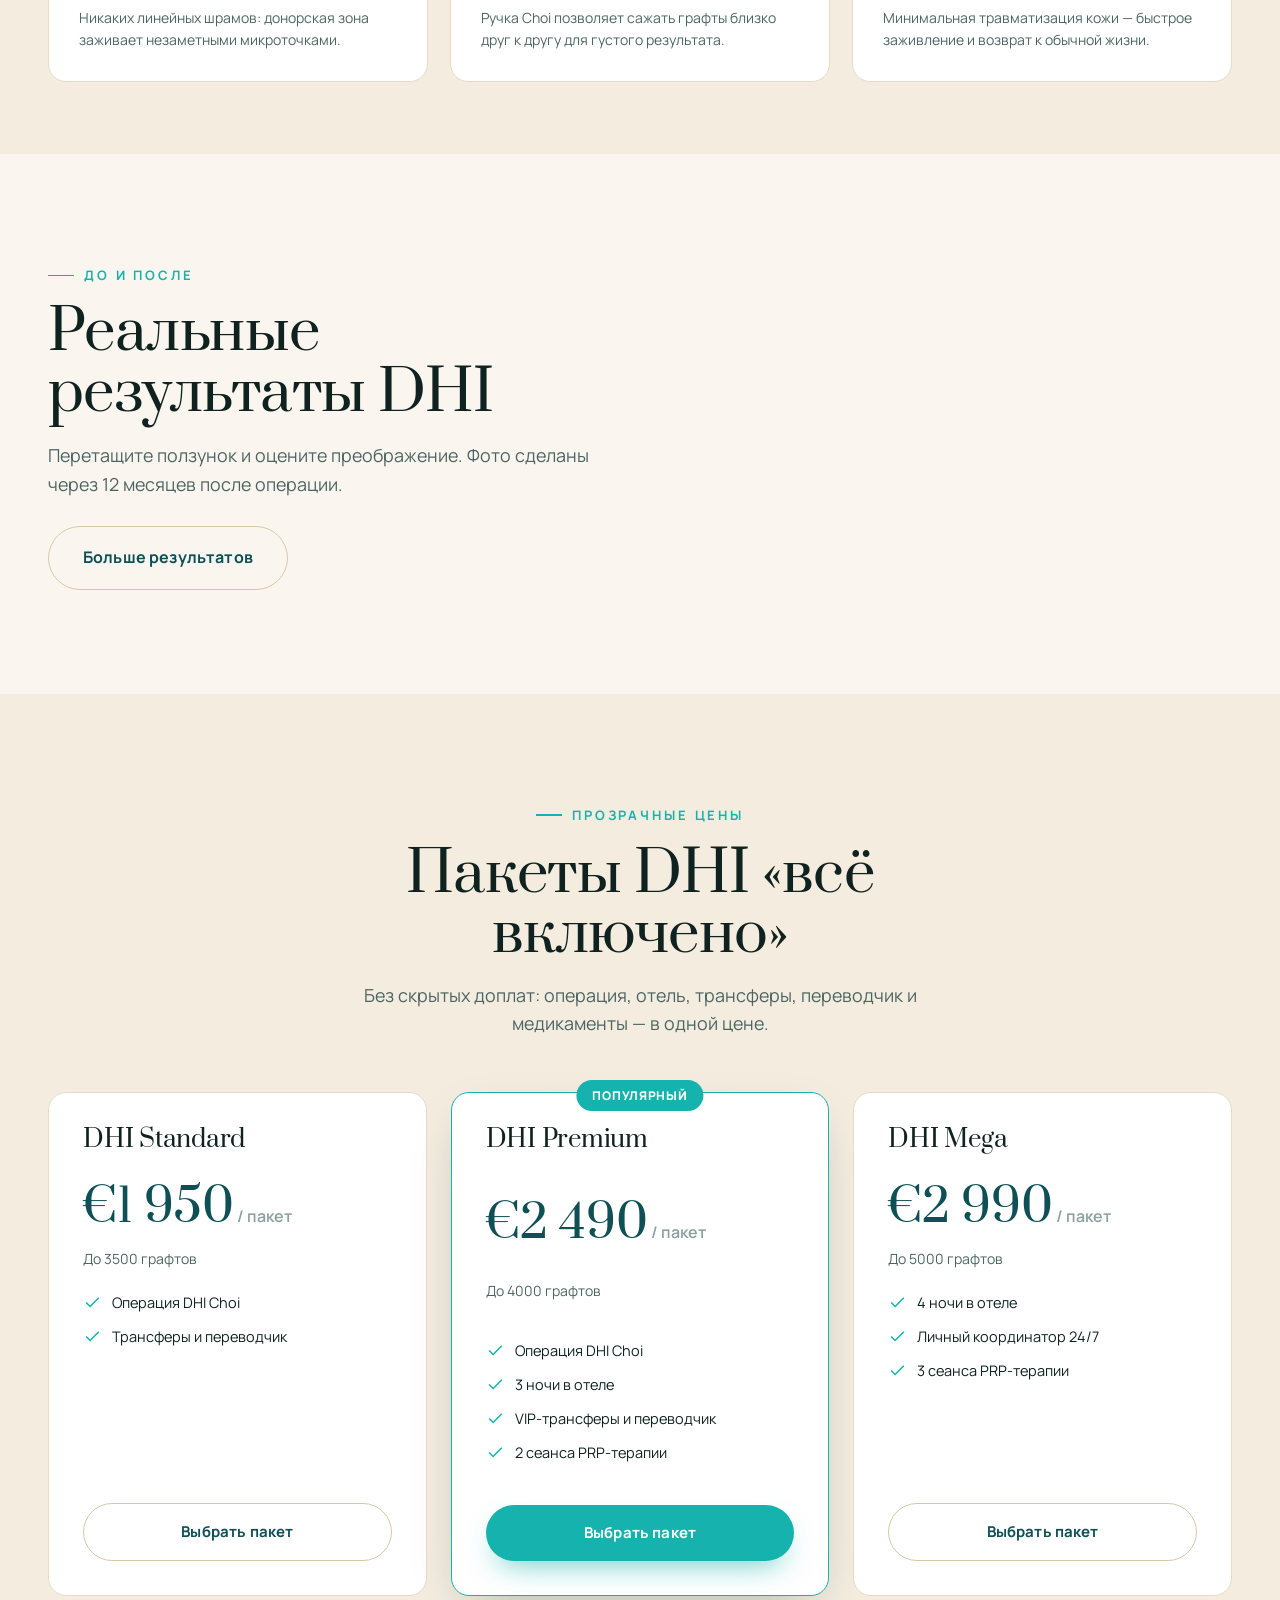
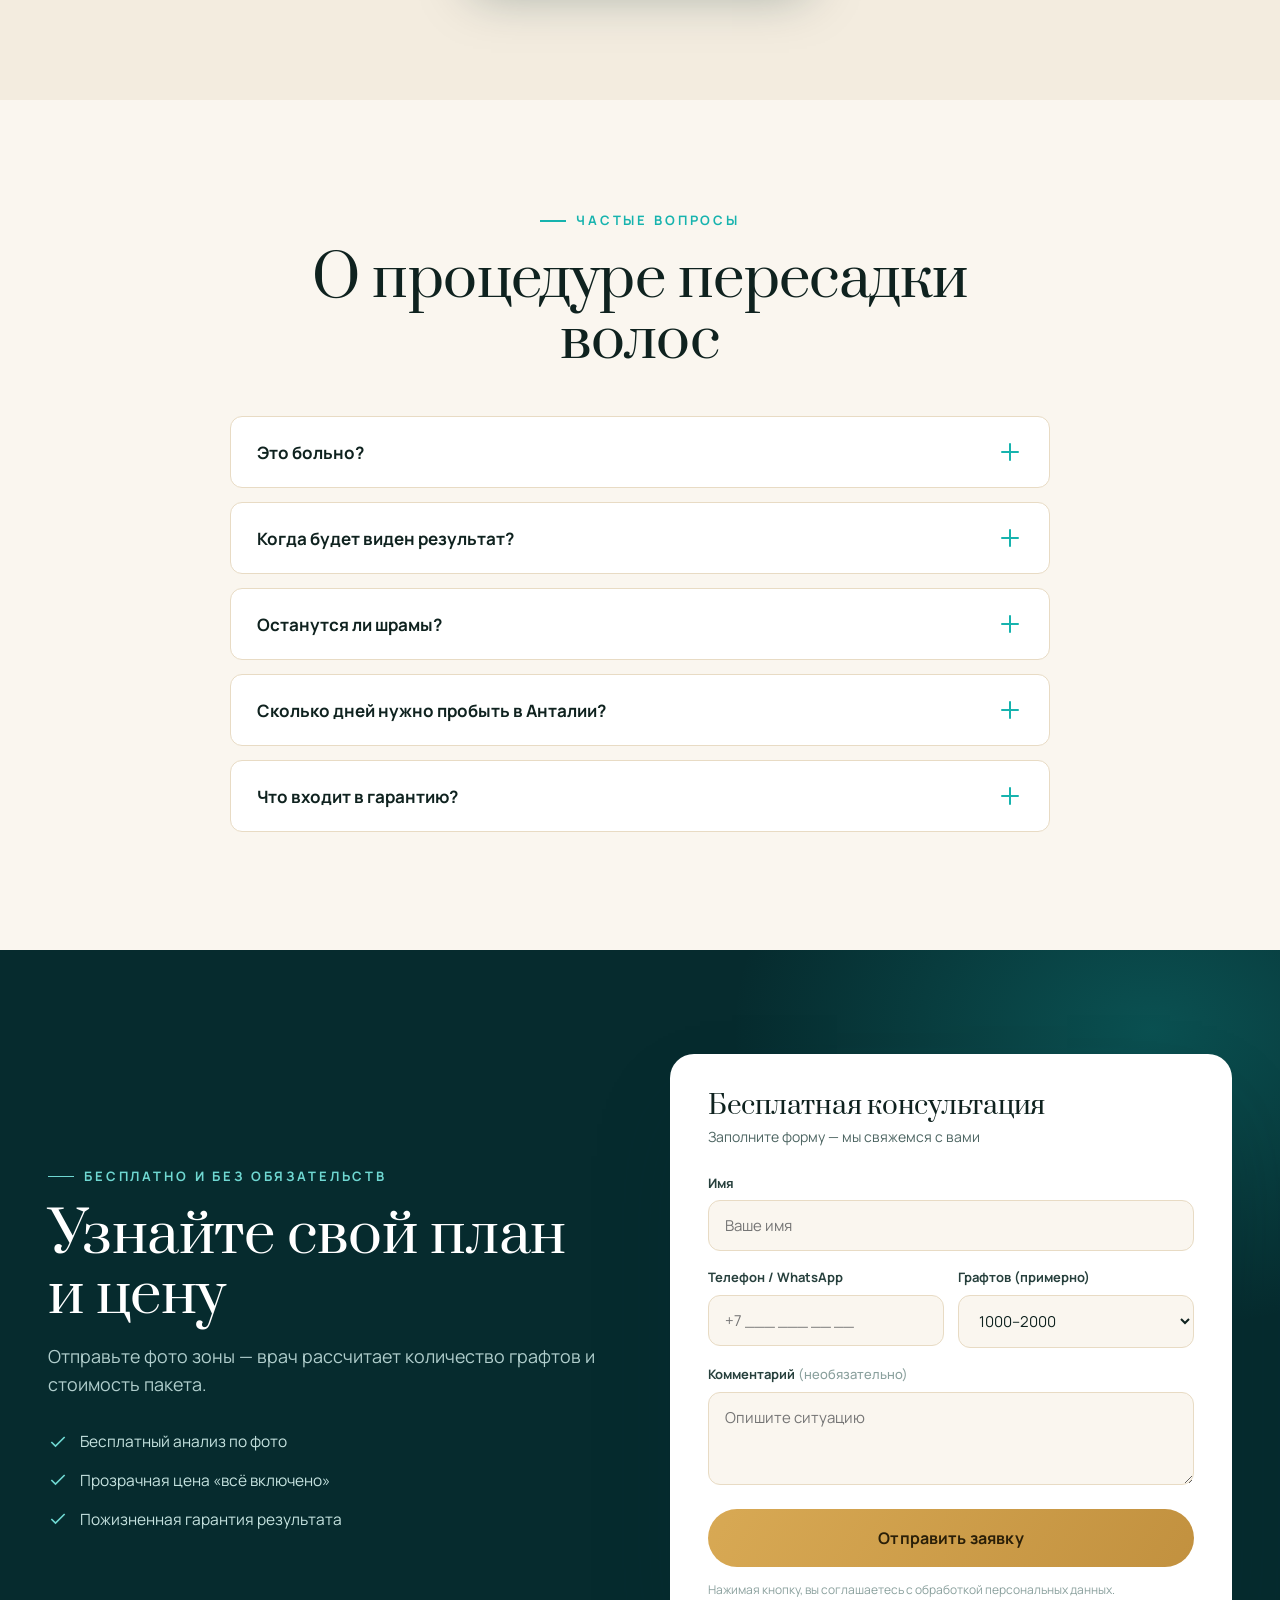
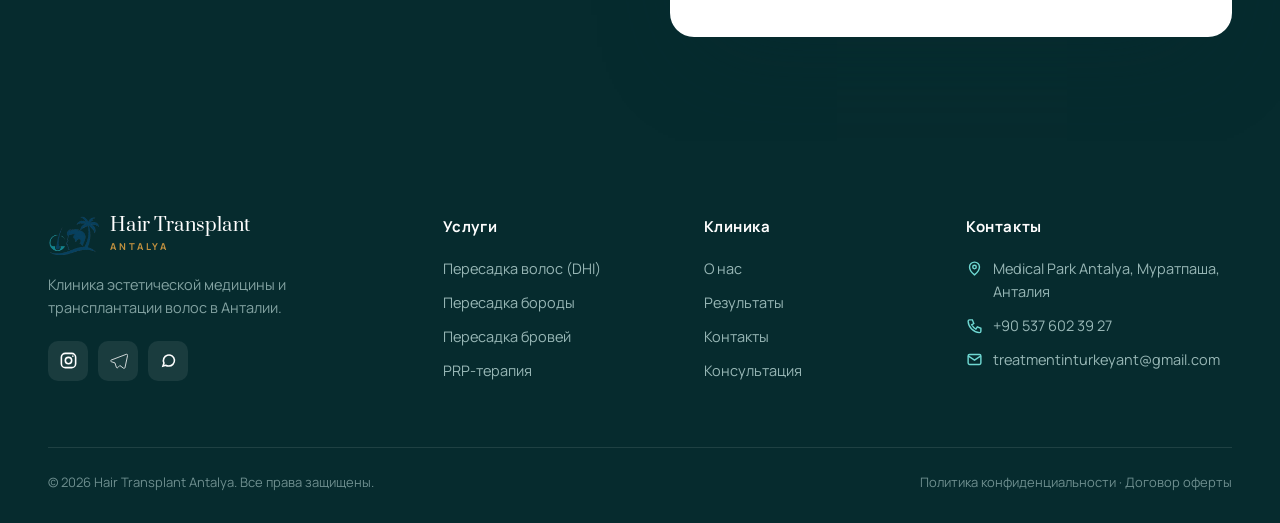
<file: hair-transplant.html>
<!DOCTYPE html>
<html lang="ru">
<head>
<meta charset="UTF-8">
<meta name="viewport" content="width=device-width, initial-scale=1">
<title>Пересадка волос DHI в Анталии | Hair Transplant Antalya</title>
<meta name="description" content="Пересадка волос методом DHI Choi в Анталии. Естественная линия роста, пожизненная гарантия, пакет «всё включено».">
<link rel="stylesheet" href="styles.css">
</head>
<body>

<div class="topbar">
  <div class="wrap">
    <div class="tb-left"><a href="contacts.html"><svg viewBox="0 0 24 24" fill="none" stroke-width="2"><path d="M12 21s-7-5.2-7-11a7 7 0 0 1 14 0c0 5.8-7 11-7 11Z"/><circle cx="12" cy="10" r="2.5"/></svg> <span data-en="Lara, Antalya · Türkiye">Лара, Анталия · Турция</span></a></div>
    <div class="tb-right">
      <a href="tel:+905376023927" data-en-href="tel:+905419289281"><svg viewBox="0 0 24 24" fill="none" stroke-width="2"><path d="M5 4h4l2 5-3 2a14 14 0 0 0 6 6l2-3 5 2v4a2 2 0 0 1-2 2A17 17 0 0 1 3 6a2 2 0 0 1 2-2Z"/></svg> <span data-en="+90 541 928 92 81">+90 537 602 39 27</span></a>
      <a href="mailto:treatmentinturkeyant@gmail.com" class="tb-mail"><svg viewBox="0 0 24 24" fill="none" stroke-width="2"><rect x="3" y="5" width="18" height="14" rx="2"/><path d="m3 7 9 6 9-6"/></svg> treatmentinturkeyant@gmail.com</a>
      <div class="langs"><button data-lang="ru" class="on">RU</button><button data-lang="en">EN</button></div>
    </div>
  </div>
</div>

<header class="nav">
  <div class="wrap">
    <a href="index.html" class="brand">
      <svg class="mark" viewBox="0 0 48 48" fill="none"><circle cx="24" cy="24" r="23" fill="url(#lg)"/><text x="24" y="29" text-anchor="middle" font-family="Prata,serif" font-size="22" fill="#fff">A</text><path d="M10 35q7-5 14 0t14 0" stroke="#33C7C0" stroke-width="2" fill="none" stroke-linecap="round"/><circle cx="37" cy="12" r="3.2" fill="#D8A954"/><defs><linearGradient id="lg" x1="0" y1="0" x2="1" y2="1"><stop offset="0" stop-color="#13686E"/><stop offset="1" stop-color="#062B2E"/></linearGradient></defs></svg>
      <span class="bt"><b>Hair Transplant</b><span>ANTALYA</span></span>
    </a>
    <nav>
      <ul class="menu">
        <li><a href="index.html" data-en="Home">Главная</a></li>
        <li><a href="hair-transplant.html" class="active" data-en="Hair Transplant">Пересадка волос</a></li>
        <li><a href="beard-eyebrow.html" data-en="Beard &amp; Brows">Борода и брови</a></li>
        <li><a href="results.html" data-en="Results">Результаты</a></li>
        <li><a href="about.html" data-en="Clinic">О клинике</a></li>
        <li><a href="contacts.html" data-en="Contacts">Контакты</a></li>
      </ul>
    </nav>
    <div class="nav-cta">
      <a href="tel:+905376023927" data-en-href="tel:+905419289281" class="nav-phone"><svg viewBox="0 0 24 24" fill="none" stroke-width="2"><path d="M5 4h4l2 5-3 2a14 14 0 0 0 6 6l2-3 5 2v4a2 2 0 0 1-2 2A17 17 0 0 1 3 6a2 2 0 0 1 2-2Z"/></svg><span data-en="+90 541 928 92 81">+90 537 602 39 27</span></a>
      <a href="index.html#consult" class="btn btn--primary" data-en="Free Consultation">Бесплатная консультация</a>
      <button class="burger" data-open-menu aria-label="Menu"><svg viewBox="0 0 24 24" fill="none" stroke-width="2"><path d="M4 7h16M4 12h16M4 17h16"/></svg></button>
    </div>
  </div>
</header>

<div class="drawer" id="drawer">
  <div class="scrim"></div>
  <div class="panel">
    <div class="d-head">
      <span class="brand"><svg class="mark" viewBox="0 0 48 48" fill="none"><circle cx="24" cy="24" r="23" fill="url(#lgd)"/><text x="24" y="29" text-anchor="middle" font-family="Prata,serif" font-size="22" fill="#fff">A</text><path d="M10 35q7-5 14 0t14 0" stroke="#33C7C0" stroke-width="2" fill="none" stroke-linecap="round"/><circle cx="37" cy="12" r="3.2" fill="#D8A954"/><defs><linearGradient id="lgd" x1="0" y1="0" x2="1" y2="1"><stop offset="0" stop-color="#13686E"/><stop offset="1" stop-color="#062B2E"/></linearGradient></defs></svg><span class="bt"><b>Hair Transplant</b><span>ANTALYA</span></span></span>
      <button class="x" data-close-menu aria-label="Close">×</button>
    </div>
    <a href="index.html" data-en="Home">Главная</a>
    <a href="hair-transplant.html" class="active" data-en="Hair Transplant">Пересадка волос</a>
    <a href="beard-eyebrow.html" data-en="Beard &amp; Brows">Борода и брови</a>
    <a href="results.html" data-en="Results">Результаты</a>
    <a href="about.html" data-en="Clinic">О клинике</a>
    <a href="contacts.html" data-en="Contacts">Контакты</a>
    <a href="index.html#consult" class="btn btn--primary btn--block" style="margin-top:14px" data-en="Free Consultation">Бесплатная консультация</a>
    <div class="d-langs"><button data-lang="ru" class="on">RU</button><button data-lang="en">EN</button></div>
  </div>
</div>

<section class="phero">
  <div class="wrap">
    <div class="crumb"><a href="index.html" data-en="Home">Главная</a> / <span data-en="Hair Transplant">Пересадка волос</span></div>
    <span class="eyebrow eyebrow--light" data-en="Hair transplantation">Трансплантация волос</span>
    <h1 style="margin-top:18px" data-en="Dense hair with a<br>natural hairline">Верните густые волосы<br>с естественной линией роста</h1>
    <p data-en="We work exclusively with the DHI Choi technique — the most precise method, with full control over the angle, depth and direction of every hair, and no linear scars.">Мы работаем только по технологии DHI Choi&nbsp;— самому точному методу с контролем угла, глубины и направления каждого волоса, без линейных шрамов.</p>
    <div class="hero-actions" style="margin-top:30px">
      <a href="index.html#consult" class="btn btn--gold btn--lg" data-en="Free Consultation">Бесплатная консультация</a>
      <a href="results.html" class="btn btn--ghost btn--lg" data-en="See Results">Смотреть результаты</a>
    </div>
  </div>
</section>

<section class="section">
  <div class="wrap">
    <div class="method-row reveal">
      <img class="photo" src="images/procedure.jpg" alt="DHI Choi — процедура">
      <div class="mr-text">
        <span class="eyebrow" data-en="DHI Choi technique">Технология DHI Choi</span>
        <h2 class="h3" data-en="Implantation with the Choi pen — no pre-made incisions">Имплантация ручкой Choi — без предварительных надрезов</h2>
        <p data-en="Each graft is implanted directly with a special Choi implanter pen. Control over the angle, depth and direction of every hair gives a maximally natural hairline and dense placement.">Каждый графт имплантируется напрямую специальной ручкой-имплантером Choi. Контроль угла, глубины и направления каждого волоса даёт максимально естественную линию роста и плотную посадку.</p>
        <ul class="checklist">
          <li><svg viewBox="0 0 24 24" fill="none" stroke-width="2"><path d="M20 6 9 17l-5-5"/></svg><span data-en="Up to 4500 grafts per session">До 4500 графтов за сеанс</span></li>
          <li><svg viewBox="0 0 24 24" fill="none" stroke-width="2"><path d="M20 6 9 17l-5-5"/></svg><span data-en="Most natural growth angle">Максимально естественный угол роста</span></li>
          <li><svg viewBox="0 0 24 24" fill="none" stroke-width="2"><path d="M20 6 9 17l-5-5"/></svg><span data-en="Densification without full shaving">Уплотнение без полного бритья</span></li>
        </ul>
      </div>
    </div>
  </div>
</section>

<section class="section section--tight" style="background:var(--sand-100)">
  <div class="wrap">
    <div class="sec-head sec-head--center reveal"><span class="eyebrow eyebrow--center" data-en="Advantages">Преимущества</span><h2 class="h2" data-en="Why the DHI technique">Почему именно DHI</h2></div>
    <div class="steps" style="grid-template-columns:repeat(3,1fr)">
      <div class="step reveal"><div class="n"></div><h3 data-en="No scars">Без шрамов</h3><p data-en="No linear scars: the donor area heals as invisible micro-dots.">Никаких линейных шрамов: донорская зона заживает незаметными микроточками.</p></div>
      <div class="step reveal"><div class="n"></div><h3 data-en="Maximum density">Максимальная густота</h3><p data-en="The Choi pen allows dense placement of grafts close together for a full look.">Ручка Choi позволяет сажать графты близко друг к другу для густого результата.</p></div>
      <div class="step reveal"><div class="n"></div><h3 data-en="Fast recovery">Быстрое восстановление</h3><p data-en="Minimal trauma to the skin means quicker healing and a faster return to normal life.">Минимальная травматизация кожи&nbsp;— быстрое заживление и возврат к обычной жизни.</p></div>
    </div>
  </div>
</section>

<section class="section">
  <div class="wrap">
    <div class="split">
      <div class="reveal">
        <span class="eyebrow" data-en="Before &amp; After">До и после</span>
        <h2 class="h2" style="margin:16px 0 18px" data-en="Real DHI results">Реальные результаты DHI</h2>
        <p class="lead" data-en="Drag the slider to see the transformation. Photos taken 12 months after the procedure.">Перетащите ползунок и оцените преображение. Фото сделаны через 12&nbsp;месяцев после операции.</p>
        <a href="results.html" class="btn btn--outline btn--lg" style="margin-top:28px" data-en="More Results">Больше результатов</a>
      </div>
      <div class="ba reveal">
        <div class="ba-layer ba-after"><img class="photo" src="images/ba2-after.png" alt="После"></div>
        <div class="ba-layer ba-before"><div class="ba-before-inner"><img class="photo" src="images/ba2-before.png" alt="До"></div></div>
        <span class="ba-tag before" data-en="Before">До</span><span class="ba-tag after" data-en="After">После</span>
        <div class="ba-handle"><div class="ba-knob"><svg viewBox="0 0 24 24" fill="none" stroke-width="2"><path d="M9 6l-4 6 4 6M15 6l4 6-4 6"/></svg></div></div>
      </div>
    </div>
  </div>
</section>

<section class="section" style="background:var(--sand-100)">
  <div class="wrap">
    <div class="sec-head sec-head--center reveal"><span class="eyebrow eyebrow--center" data-en="Transparent pricing">Прозрачные цены</span><h2 class="h2" data-en="All-inclusive DHI packages">Пакеты DHI «всё включено»</h2><p class="lead" style="margin:16px auto 0" data-en="No hidden fees: procedure, hotel, transfers, interpreter and medication in one price.">Без скрытых доплат: операция, отель, трансферы, переводчик и медикаменты&nbsp;— в одной цене.</p></div>
    <div class="ptable">
      <article class="pcard reveal">
        <h3 data-en="DHI Standard">DHI Standard</h3>
        <div class="pp">€1 950<small data-en=" / package"> / пакет</small></div>
        <p class="pdesc" data-en="Up to 3500 grafts">До 3500 графтов</p>
        <ul>
          <li><svg viewBox="0 0 24 24" fill="none" stroke-width="2"><path d="M20 6 9 17l-5-5"/></svg><span data-en="DHI Choi procedure">Операция DHI Choi</span></li>
          <li><svg viewBox="0 0 24 24" fill="none" stroke-width="2"><path d="M20 6 9 17l-5-5"/></svg><span data-en="Transfers and interpreter">Трансферы и переводчик</span></li>
        </ul>
        <a href="index.html#consult" class="btn btn--outline btn--block" data-en="Choose package">Выбрать пакет</a>
      </article>
      <article class="pcard feat reveal">
        <span class="pop" data-en="Popular">Популярный</span>
        <h3 data-en="DHI Premium">DHI Premium</h3>
        <div class="pp">€2 490<small data-en=" / package"> / пакет</small></div>
        <p class="pdesc" data-en="Up to 4000 grafts">До 4000 графтов</p>
        <ul>
          <li><svg viewBox="0 0 24 24" fill="none" stroke-width="2"><path d="M20 6 9 17l-5-5"/></svg><span data-en="DHI Choi procedure">Операция DHI Choi</span></li>
          <li><svg viewBox="0 0 24 24" fill="none" stroke-width="2"><path d="M20 6 9 17l-5-5"/></svg><span data-en="3 nights in a hotel">3 ночи в отеле</span></li>
          <li><svg viewBox="0 0 24 24" fill="none" stroke-width="2"><path d="M20 6 9 17l-5-5"/></svg><span data-en="VIP transfers and interpreter">VIP-трансферы и переводчик</span></li>
          <li><svg viewBox="0 0 24 24" fill="none" stroke-width="2"><path d="M20 6 9 17l-5-5"/></svg><span data-en="2 PRP therapy sessions">2 сеанса PRP-терапии</span></li>
        </ul>
        <a href="index.html#consult" class="btn btn--primary btn--block" data-en="Choose package">Выбрать пакет</a>
      </article>
      <article class="pcard reveal">
        <h3 data-en="DHI Mega">DHI Mega</h3>
        <div class="pp">€2 990<small data-en=" / package"> / пакет</small></div>
        <p class="pdesc" data-en="Up to 5000 grafts">До 5000 графтов</p>
        <ul>
          <li><svg viewBox="0 0 24 24" fill="none" stroke-width="2"><path d="M20 6 9 17l-5-5"/></svg><span data-en="4 nights in a hotel">4 ночи в отеле</span></li>
          <li><svg viewBox="0 0 24 24" fill="none" stroke-width="2"><path d="M20 6 9 17l-5-5"/></svg><span data-en="Personal coordinator 24/7">Личный координатор 24/7</span></li>
          <li><svg viewBox="0 0 24 24" fill="none" stroke-width="2"><path d="M20 6 9 17l-5-5"/></svg><span data-en="3 PRP therapy sessions">3 сеанса PRP-терапии</span></li>
        </ul>
        <a href="index.html#consult" class="btn btn--outline btn--block" data-en="Choose package">Выбрать пакет</a>
      </article>
    </div>
  </div>
</section>

<section class="section">
  <div class="wrap">
    <div class="sec-head sec-head--center reveal"><span class="eyebrow eyebrow--center" data-en="FAQ">Частые вопросы</span><h2 class="h2" data-en="About the DHI procedure">О процедуре пересадки волос</h2></div>
    <div class="faq">
      <div class="faq-item reveal"><button class="faq-q"><span data-en="Is it painful?">Это больно?</span><span class="pm"></span></button><div class="faq-a"><p data-en="The procedure is done under local anaesthesia. We use a needle-free Comfort-in system, so discomfort is minimal and there is no pain during surgery.">Процедура проводится под местной анестезией. Мы используем безыгольную систему Comfort-in, поэтому дискомфорт минимален, а во время операции боли нет.</p></div></div>
      <div class="faq-item reveal"><button class="faq-q"><span data-en="When will I see the result?">Когда будет виден результат?</span><span class="pm"></span></button><div class="faq-a"><p data-en="The first hairs grow in 3–4 months. An interim result is visible by 6 months, and final density forms within 12–14 months.">Первые волосы начинают расти через 3–4 месяца. Промежуточный результат заметен к 6 месяцам, а финальная густота формируется через 12–14 месяцев.</p></div></div>
      <div class="faq-item reveal"><button class="faq-q"><span data-en="Will there be scars?">Останутся ли шрамы?</span><span class="pm"></span></button><div class="faq-a"><p data-en="With the DHI technique there are no linear scars. The donor area heals as micro-dots, invisible even with a short haircut.">При технологии DHI линейных шрамов не остаётся. Донорская зона заживает в виде микроточек, незаметных даже при короткой стрижке.</p></div></div>
      <div class="faq-item reveal"><button class="faq-q"><span data-en="How many days do I need in Antalya?">Сколько дней нужно пробыть в Анталии?</span><span class="pm"></span></button><div class="faq-a"><p data-en="Usually 3–4 days are enough: arrival and examination, the procedure, the first wash and check-up. After that you can fly home or stay by the sea.">Обычно достаточно 3–4 дней: приезд и осмотр, операция, первая мойка и контроль. После можно лететь домой или остаться отдохнуть на море.</p></div></div>
      <div class="faq-item reveal"><button class="faq-q"><span data-en="What does the guarantee cover?">Что входит в гарантию?</span><span class="pm"></span></button><div class="faq-a"><p data-en="We issue a written lifetime guarantee certificate on graft survival. If the result deviates from expectations, we perform a correction free of charge.">Мы выдаём письменный сертификат пожизненной гарантии на приживаемость графтов. При отклонении от ожидаемого результата проводим коррекцию бесплатно.</p></div></div>
    </div>
  </div>
</section>

<section class="consult section" id="consult">
  <div class="wrap">
    <div class="reveal">
      <span class="eyebrow eyebrow--light" data-en="Free &amp; no obligation">Бесплатно и без обязательств</span>
      <h2 class="h2" data-en="Find out your plan and price">Узнайте свой план и цену</h2>
      <p class="lead" data-en="Send a photo of the area — the doctor will estimate the grafts and the package price.">Отправьте фото зоны&nbsp;— врач рассчитает количество графтов и стоимость пакета.</p>
      <ul class="perks">
        <li><svg viewBox="0 0 24 24" fill="none" stroke-width="2"><path d="M20 6 9 17l-5-5"/></svg><span data-en="Free photo analysis">Бесплатный анализ по фото</span></li>
        <li><svg viewBox="0 0 24 24" fill="none" stroke-width="2"><path d="M20 6 9 17l-5-5"/></svg><span data-en="Transparent all-inclusive price">Прозрачная цена «всё включено»</span></li>
        <li><svg viewBox="0 0 24 24" fill="none" stroke-width="2"><path d="M20 6 9 17l-5-5"/></svg><span data-en="Lifetime result guarantee">Пожизненная гарантия результата</span></li>
      </ul>
    </div>
    <div class="cform reveal">
      <h3 data-en="Free Consultation">Бесплатная консультация</h3>
      <p class="sub" data-en="Fill in the form — we will get in touch">Заполните форму&nbsp;— мы свяжемся с вами</p>
      <form novalidate>
        <div class="fg"><label data-en="Name">Имя</label><input type="text" name="name" required placeholder="Ваше имя" data-en-ph="Your name"><span class="err" data-en="Enter your name">Введите имя</span></div>
        <div class="row2">
          <div class="fg"><label data-en="Phone / WhatsApp">Телефон / WhatsApp</label><input type="tel" name="phone" required placeholder="+7 ___ ___ __ __"><span class="err" data-en="Enter a valid number">Введите корректный номер</span></div>
          <div class="fg"><label data-en="Grafts (approx.)">Графтов (примерно)</label><select name="service"><option>1000–2000</option><option>2000–3000</option><option>3000–4000</option><option data-en="Not sure yet">Не знаю</option></select></div>
        </div>
        <div class="fg"><label data-en="Comment (optional)">Комментарий <span style="font-weight:500;color:var(--ink-300)">(необязательно)</span></label><textarea name="msg" rows="3" placeholder="Опишите ситуацию" data-en-ph="Describe your situation"></textarea></div>
        <button type="submit" class="btn btn--gold btn--block btn--lg" data-en="Send Request">Отправить заявку</button>
        <p class="consent" data-en="By clicking the button you agree to the processing of personal data.">Нажимая кнопку, вы соглашаетесь с обработкой персональных данных.</p>
      </form>
      <div class="ok"><div class="ico"><svg viewBox="0 0 24 24" fill="none" stroke-width="2"><path d="M20 6 9 17l-5-5"/></svg></div><h3 data-en="Request sent!">Заявка отправлена!</h3><p data-en="Thank you. The coordinator will contact you within 30 minutes.">Спасибо. Координатор свяжется с вами в течение 30 минут.</p></div>
    </div>
  </div>
</section>

<footer class="ft">
  <div class="wrap">
    <div class="ft-grid">
      <div>
        <a href="index.html" class="brand"><svg class="mark" viewBox="0 0 48 48" fill="none"><circle cx="24" cy="24" r="23" fill="url(#lgf)"/><text x="24" y="29" text-anchor="middle" font-family="Prata,serif" font-size="22" fill="#fff">A</text><path d="M10 35q7-5 14 0t14 0" stroke="#33C7C0" stroke-width="2" fill="none" stroke-linecap="round"/><circle cx="37" cy="12" r="3.2" fill="#D8A954"/><defs><linearGradient id="lgf" x1="0" y1="0" x2="1" y2="1"><stop offset="0" stop-color="#13686E"/><stop offset="1" stop-color="#062B2E"/></linearGradient></defs></svg><span class="bt"><b style="color:#fff">Hair Transplant</b><span>ANTALYA</span></span></a>
        <p class="about" data-en="A clinic of aesthetic medicine and hair transplantation in Antalya.">Клиника эстетической медицины и трансплантации волос в Анталии.</p>
        <div class="social">
          <a href="https://www.instagram.com/medicalparksacekimantalya/" aria-label="Instagram"><svg viewBox="0 0 24 24" fill="none" stroke-width="2"><rect x="3" y="3" width="18" height="18" rx="5"/><circle cx="12" cy="12" r="4"/><circle cx="17.5" cy="6.5" r="1" fill="#fff" stroke="none"/></svg></a>
          <a href="https://t.me/hairantalya" aria-label="Telegram"><svg viewBox="0 0 24 24" fill="#fff" style="width:19px;height:19px"><path d="M21.5 4.3 2.9 11.4c-1 .4-1 1.8 0 2.1l4.6 1.5 1.8 5.6c.3.8 1.3 1 1.9.3l2.5-2.6 4.6 3.4c.7.5 1.7.1 1.9-.7l3.3-15.4c.2-1-.8-1.9-1.8-1.3Z"/></svg></a>
          <a href="https://wa.me/905376023927" aria-label="WhatsApp"><svg viewBox="0 0 24 24" fill="none" stroke-width="2"><path d="M5 19l1.3-3.8A7 7 0 1 1 12 19a7 7 0 0 1-3.6-1L5 19Z"/></svg></a>
        </div>
      </div>
      <div><h4 data-en="Services">Услуги</h4><ul><li><a href="hair-transplant.html" data-en="Hair transplant (DHI)">Пересадка волос (DHI)</a></li><li><a href="beard-eyebrow.html" data-en="Beard transplant">Пересадка бороды</a></li><li><a href="beard-eyebrow.html" data-en="Eyebrow transplant">Пересадка бровей</a></li><li><a href="results.html" data-en="PRP therapy">PRP-терапия</a></li></ul></div>
      <div><h4 data-en="Clinic">Клиника</h4><ul><li><a href="about.html" data-en="About us">О нас</a></li><li><a href="results.html" data-en="Results">Результаты</a></li><li><a href="contacts.html" data-en="Contacts">Контакты</a></li><li><a href="index.html#consult" data-en="Consultation">Консультация</a></li></ul></div>
      <div><h4 data-en="Contacts">Контакты</h4><ul><li class="contact-li"><svg viewBox="0 0 24 24" fill="none" stroke-width="2"><path d="M12 21s-7-5.2-7-11a7 7 0 0 1 14 0c0 5.8-7 11-7 11Z"/><circle cx="12" cy="10" r="2.5"/></svg><span data-en="Medical Park Antalya, Muratpaşa, Antalya">Medical Park Antalya, Муратпаша, Анталия</span></li><li class="contact-li"><svg viewBox="0 0 24 24" fill="none" stroke-width="2"><path d="M5 4h4l2 5-3 2a14 14 0 0 0 6 6l2-3 5 2v4a2 2 0 0 1-2 2A17 17 0 0 1 3 6a2 2 0 0 1 2-2Z"/></svg>+90 537 602 39 27</li><li class="contact-li"><svg viewBox="0 0 24 24" fill="none" stroke-width="2"><rect x="3" y="5" width="18" height="14" rx="2"/><path d="m3 7 9 6 9-6"/></svg>treatmentinturkeyant@gmail.com</li></ul></div>
    </div>
    <div class="ft-bottom"><span data-en="© 2026 Hair Transplant Antalya. All rights reserved.">© 2026 Hair Transplant Antalya. Все права защищены.</span><span data-en="Privacy Policy · Terms of Service">Политика конфиденциальности · Договор оферты</span></div>
  </div>
</footer>

<div class="sticky-wa">
  <a class="tg" href="https://t.me/hairantalya" aria-label="Telegram"><svg viewBox="0 0 24 24" fill="#fff"><path d="M21.5 4.3 2.9 11.4c-1 .4-1 1.8 0 2.1l4.6 1.5 1.8 5.6c.3.8 1.3 1 1.9.3l2.5-2.6 4.6 3.4c.7.5 1.7.1 1.9-.7l3.3-15.4c.2-1-.8-1.9-1.8-1.3Z"/></svg></a>
  <a class="wa" href="https://wa.me/905376023927" data-en-href="https://wa.me/905419289281" aria-label="WhatsApp"><svg viewBox="0 0 24 24" fill="#fff"><path d="M12 2a10 10 0 0 0-8.5 15.2L2 22l4.9-1.4A10 10 0 1 0 12 2Zm5.4 14.1c-.2.6-1.3 1.2-1.8 1.2-.5.1-1 .2-3.3-.7-2.8-1.1-4.5-3.9-4.7-4.1-.1-.2-1-1.4-1-2.6s.6-1.8.9-2.1c.2-.2.5-.3.7-.3h.5c.2 0 .4 0 .6.5l.8 2c.1.2.1.4 0 .5l-.4.6c-.2.2-.3.4-.1.7.2.3.8 1.3 1.7 2 .8.7 1.5.9 1.8 1 .2.1.4.1.6-.1l.7-.9c.2-.2.4-.2.6-.1l1.9.9c.2.1.4.2.4.3.1.2.1.9-.1 1.5Z"/></svg></a>
</div>

<script src="image-slot.js"></script>
<script src="app.js"></script>
</body>
</html>
</file>
<file: styles.css>
/* ============================================================
   ANTALYA HAIR & ESTETİK — design system
   Mediterranean clinical premium
   ============================================================ */
@import url('https://fonts.googleapis.com/css2?family=Prata&family=Manrope:wght@400;500;600;700;800&display=swap&subset=cyrillic,cyrillic-ext,latin');

:root{
  /* sea / petrol — brand */
  --sea-900:#062B2E;
  --sea-800:#0A3B3F;
  --sea-700:#0E5055;
  --sea-600:#13686E;
  /* turquoise — bright accent */
  --turq-500:#16B3AE;
  --turq-400:#33C7C0;
  --turq-300:#6FD8D2;
  --turq-100:#D6F2EF;
  /* sand — warm neutrals */
  --sand-50:#FAF6EF;
  --sand-100:#F3ECDF;
  --sand-200:#E8DBC4;
  --sand-300:#D9C7A6;
  /* gold — premium accent */
  --gold-500:#C2913F;
  --gold-400:#D8A954;
  /* ink */
  --ink-900:#0F221F;
  --ink-700:#27403D;
  --ink-500:#4D6562;
  --ink-300:#8AA09D;
  --white:#ffffff;

  --maxw:1240px;
  --radius:18px;
  --radius-sm:12px;
  --shadow-sm:0 2px 10px rgba(6,43,46,.06);
  --shadow:0 18px 50px -22px rgba(6,43,46,.35);
  --shadow-lg:0 40px 90px -30px rgba(6,43,46,.45);

  --ff-display:'Prata',Georgia,serif;
  --ff-sans:'Manrope',-apple-system,BlinkMacSystemFont,'Segoe UI',sans-serif;
}

*{box-sizing:border-box;margin:0;padding:0}
html{scroll-behavior:smooth;overflow-x:clip}
body{
  font-family:var(--ff-sans);
  color:var(--ink-900);
  background:var(--sand-50);
  line-height:1.6;
  -webkit-font-smoothing:antialiased;
  overflow-x:hidden;
}
img{max-width:100%;display:block}
a{color:inherit;text-decoration:none}
button{font-family:inherit;cursor:pointer;border:none;background:none}
ul{list-style:none}

/* ---------- layout helpers ---------- */
.wrap{max-width:var(--maxw);margin:0 auto;padding:0 28px}
.section{padding:104px 0}
.section--tight{padding:72px 0}
.eyebrow{
  font-size:13px;font-weight:700;letter-spacing:.22em;text-transform:uppercase;
  color:var(--turq-500);display:inline-flex;align-items:center;gap:10px;
}
.eyebrow::before{content:"";width:26px;height:1.5px;background:var(--turq-500);display:inline-block}
.eyebrow--center{justify-content:center}
.eyebrow--light{color:var(--turq-300)}
.eyebrow--light::before{background:var(--turq-300)}

h1,h2,h3{font-family:var(--ff-display);font-weight:400;line-height:1.08;letter-spacing:-.01em}
.h-display{font-size:clamp(40px,6vw,82px)}
.h2{font-size:clamp(32px,4.4vw,56px)}
.h3{font-size:clamp(24px,2.6vw,34px)}
.lead{font-size:clamp(17px,1.4vw,20px);color:var(--ink-500);max-width:60ch}
.sec-head{max-width:680px}
.sec-head--center{margin:0 auto;text-align:center}
.sec-head h2{margin:18px 0 0}

/* ---------- buttons ---------- */
.btn{
  display:inline-flex;align-items:center;justify-content:center;gap:10px;
  font-weight:700;font-size:15px;letter-spacing:.01em;
  padding:16px 28px;border-radius:100px;transition:.25s ease;white-space:nowrap;
}
.btn svg{width:18px;height:18px}
.btn--primary{background:var(--turq-500);color:var(--white);box-shadow:0 14px 30px -12px rgba(22,179,174,.7)}
.btn--primary:hover{background:var(--turq-400);transform:translateY(-2px)}
.btn--gold{background:linear-gradient(120deg,var(--gold-400),var(--gold-500));color:#2a1f08}
.btn--gold:hover{transform:translateY(-2px);filter:brightness(1.04)}
.btn--dark{background:var(--sea-800);color:var(--white)}
.btn--dark:hover{background:var(--sea-700);transform:translateY(-2px)}
.btn--ghost{background:transparent;color:var(--white);border:1.5px solid rgba(255,255,255,.4)}
.btn--ghost:hover{background:rgba(255,255,255,.12);border-color:#fff}
.btn--outline{background:transparent;color:var(--sea-700);border:1.5px solid var(--sand-300)}
.btn--outline:hover{border-color:var(--sea-700);background:#fff}
.btn--lg{padding:18px 34px;font-size:16px}
.btn--block{width:100%}

/* ---------- header ---------- */
.topbar{background:var(--sea-900);color:var(--turq-100);font-size:13.5px}
.topbar .wrap{display:flex;justify-content:space-between;align-items:center;min-height:42px;gap:20px}
.topbar a{display:inline-flex;align-items:center;gap:7px;color:var(--turq-100);opacity:.9;white-space:nowrap}
.topbar a:hover{opacity:1;color:#fff}
.topbar .tb-right{display:flex;gap:22px;align-items:center}
.topbar svg{width:15px;height:15px;stroke:var(--turq-300)}
.topbar .langs{display:flex;gap:2px;align-items:center;border:1px solid rgba(111,216,210,.28);border-radius:100px;padding:2px}
.topbar .langs button{color:var(--turq-100);opacity:.6;font-weight:700;font-size:12px;letter-spacing:.04em;padding:3px 11px;border-radius:100px;transition:.2s}
.topbar .langs button:hover{opacity:.9}
.topbar .langs button.on{opacity:1;color:var(--sea-900);background:var(--turq-300)}

header.nav{position:sticky;top:0;z-index:60;background:rgba(250,246,239,.86);backdrop-filter:blur(14px);border-bottom:1px solid var(--sand-200);transition:.3s}
header.nav.scrolled{box-shadow:var(--shadow-sm)}
.nav .wrap{display:flex;align-items:center;justify-content:space-between;height:80px;gap:24px}
.brand{display:flex;align-items:center;gap:11px;flex:none}
.brand .mark{display:none}
.brand-logo{height:42px;width:auto;display:block;flex:none}
.ft .brand-logo{height:40px}
.brand .bt{line-height:1.08}
.brand .bt b{font-family:var(--ff-display);font-size:18px;font-weight:400;color:var(--sea-800);display:block;letter-spacing:.01em;white-space:nowrap}
.brand .bt span{font-size:9.5px;font-weight:700;letter-spacing:.28em;text-transform:uppercase;color:var(--gold-500)}
.menu{display:flex;gap:2px;align-items:center}
.menu>li>a{
  display:block;padding:9px 13px;font-weight:600;font-size:14px;color:var(--ink-700);
  border-radius:100px;transition:.2s;position:relative;white-space:nowrap;
}
.menu>li>a:hover{color:var(--sea-800);background:var(--turq-100)}
.menu>li>a.active{color:var(--sea-800)}
.menu>li>a.active::after{content:"";position:absolute;left:15px;right:15px;bottom:2px;height:2px;border-radius:2px;background:var(--turq-500)}
.nav-cta{display:flex;align-items:center;gap:14px}
.nav-phone{font-weight:700;color:var(--sea-800);font-size:15px;display:flex;align-items:center;gap:8px;white-space:nowrap}
.nav-phone svg{width:17px;height:17px;stroke:var(--turq-500)}
.burger{display:none;width:48px;height:48px;border-radius:14px;background:var(--sea-800);color:#fff;align-items:center;justify-content:center;flex:none}
.burger:hover{background:var(--sea-700)}
.burger svg{width:22px;height:22px;stroke:#fff}

/* mobile drawer */
.drawer{position:fixed;inset:0;z-index:90;visibility:hidden;opacity:0;transition:.3s}
.drawer.open{visibility:visible;opacity:1}
.drawer .scrim{position:absolute;inset:0;background:rgba(6,43,46,.5)}
.drawer .panel{position:absolute;top:0;right:0;height:100%;width:min(360px,88vw);background:var(--sand-50);padding:20px 22px;transform:translateX(100%);transition:.3s;display:flex;flex-direction:column;gap:4px;overflow-y:auto}
.drawer.open .panel{transform:none}
.drawer .d-head{display:flex;align-items:center;justify-content:space-between;margin-bottom:14px;padding-bottom:16px;border-bottom:1px solid var(--sand-200)}
.drawer .d-head .brand .mark{width:40px;height:40px}
.drawer .panel a{padding:14px 14px;font-weight:600;font-size:16.5px;border-radius:12px;color:var(--ink-700)}
.drawer .panel a:not(.btn):hover,.drawer .panel a.active{background:var(--turq-100);color:var(--sea-800)}
.drawer .x{width:44px;height:44px;border-radius:12px;background:var(--sand-200);color:var(--sea-800);font-size:24px;display:grid;place-items:center;flex:none}
.drawer .d-langs{display:flex;gap:2px;border:1px solid var(--sand-300);border-radius:100px;padding:3px;margin-top:18px;align-self:flex-start}
.drawer .d-langs button{padding:7px 18px;font-weight:700;font-size:13px;border-radius:100px;color:var(--ink-500);transition:.2s}
.drawer .d-langs button.on{background:var(--sea-800);color:#fff}

/* ---------- hero ---------- */
.hero{position:relative;background:var(--sea-900);color:#fff;overflow:hidden}
.hero::before{content:"";position:absolute;inset:0;background:
  radial-gradient(900px 500px at 78% -10%,rgba(22,179,174,.35),transparent 60%),
  radial-gradient(700px 600px at 0% 110%,rgba(10,59,63,.9),transparent 60%);}
.hero .wrap{position:relative;display:grid;grid-template-columns:1.05fr .95fr;gap:56px;align-items:center;padding-top:80px;padding-bottom:90px}
.hero h1{margin:22px 0 24px;color:#fff}
.hero .lead{color:rgba(214,242,239,.82)}
.hero-actions{display:flex;gap:14px;margin-top:34px;flex-wrap:wrap}
.hero-trust{display:flex;gap:30px;margin-top:46px;flex-wrap:wrap}
.hero-trust .ht{display:flex;flex-direction:column}
.hero-trust .ht b{font-family:var(--ff-display);font-size:34px;color:var(--turq-300);line-height:1}
.hero-trust .ht span{font-size:13px;color:rgba(214,242,239,.7);margin-top:6px}
.hero-visual{position:relative}
.hero-visual .ph{width:100%;height:520px;border-radius:26px;box-shadow:var(--shadow-lg);overflow:hidden}
.hero-badge{position:absolute;left:-26px;bottom:38px;background:#fff;color:var(--ink-900);border-radius:18px;padding:18px 22px;box-shadow:var(--shadow);display:flex;align-items:center;gap:14px;max-width:260px}
.hero-badge .ic{width:46px;height:46px;border-radius:12px;background:var(--turq-100);display:grid;place-items:center;flex:none}
.hero-badge .ic svg{width:24px;height:24px;stroke:var(--sea-700)}
.hero-badge b{display:block;font-family:var(--ff-display);font-size:20px}
.hero-badge span{font-size:12.5px;color:var(--ink-500)}
.hero-wave{position:relative;display:block;width:100%;height:60px;margin-top:-1px}

/* ---------- logo cloud / accreditation ---------- */
.accred{background:var(--white);border-bottom:1px solid var(--sand-200)}
.accred .wrap{display:flex;align-items:center;justify-content:space-between;gap:30px;flex-wrap:wrap;padding:26px 28px}
.accred .lbl{font-size:13px;font-weight:700;letter-spacing:.16em;text-transform:uppercase;color:var(--ink-300)}
.accred .marks{display:flex;gap:38px;align-items:center;flex-wrap:wrap}
.accred .marks span{font-weight:800;color:var(--ink-300);letter-spacing:.04em;font-size:15px;display:flex;align-items:center;gap:8px;opacity:.85}
.accred .marks svg{width:20px;height:20px;stroke:var(--ink-300)}

/* ---------- generic photo placeholder ---------- */
image-slot{--isl-bg:linear-gradient(135deg,var(--sea-700),var(--sea-900));}
.ph-photo{background:linear-gradient(135deg,var(--sea-700),var(--sea-900));position:relative}

/* ---------- real photos ---------- */
img.photo{display:block;width:100%;object-fit:cover}
.hero-visual img.photo{height:520px;border-radius:26px;box-shadow:var(--shadow-lg)}
.split img.photo{height:520px;border-radius:24px;box-shadow:var(--shadow)}
.method-row img.photo{height:420px;border-radius:24px;box-shadow:var(--shadow);object-position:center top}
.ba-layer img.photo{height:100%}
.map-ph img.photo{height:100%}

/* ---------- services ---------- */
.services-grid{display:grid;grid-template-columns:repeat(3,1fr);gap:24px;margin-top:54px}
.svc-card{background:#fff;border:1px solid var(--sand-200);border-radius:var(--radius);padding:32px;transition:.3s;position:relative;overflow:hidden}
.svc-card:hover{transform:translateY(-6px);box-shadow:var(--shadow);border-color:transparent}
.svc-card .ic{width:58px;height:58px;border-radius:16px;background:var(--turq-100);display:grid;place-items:center;margin-bottom:22px}
.svc-card .ic svg{width:30px;height:30px;stroke:var(--sea-700);fill:none}
.svc-card h3{font-size:25px;margin-bottom:10px}
.svc-card p{color:var(--ink-500);font-size:15px}
.svc-card .more{margin-top:20px;display:inline-flex;align-items:center;gap:8px;font-weight:700;color:var(--turq-500);font-size:14.5px}
.svc-card .more svg{width:16px;height:16px;transition:.2s}
.svc-card:hover .more svg{transform:translateX(4px)}

/* ---------- before / after slider ---------- */
.ba{position:relative;border-radius:var(--radius);overflow:hidden;box-shadow:var(--shadow);aspect-ratio:2/3;user-select:none;background:var(--sea-900)}
.ba-layer{position:absolute;inset:0}
.ba-layer image-slot{width:100%;height:100%}
.ba-before{overflow:hidden;width:50%}
.ba-before-inner{height:100%}
.ba-tag{position:absolute;top:16px;padding:7px 15px;border-radius:100px;font-size:12.5px;font-weight:800;letter-spacing:.08em;text-transform:uppercase;backdrop-filter:blur(6px);z-index:3}
.ba-tag.before{left:16px;background:rgba(15,34,31,.6);color:#fff}
.ba-tag.after{right:16px;background:rgba(22,179,174,.85);color:#fff}
.ba-handle{position:absolute;top:0;bottom:0;left:50%;width:3px;background:#fff;transform:translateX(-50%);z-index:4;cursor:ew-resize}
.ba-knob{position:absolute;top:50%;left:50%;transform:translate(-50%,-50%);width:48px;height:48px;border-radius:50%;background:#fff;box-shadow:var(--shadow);display:grid;place-items:center}
.ba-knob svg{width:22px;height:22px;stroke:var(--sea-700)}

/* ---------- graft calculator ---------- */
.calc{background:var(--sea-900);color:#fff;border-radius:28px;overflow:hidden;display:grid;grid-template-columns:1fr 1fr}
.calc .head-side{padding:54px;display:flex;flex-direction:column;align-items:center;justify-content:center;background:
  radial-gradient(600px 400px at 50% 0%,rgba(22,179,174,.22),transparent 60%);}
.calc .scalp{width:300px;max-width:100%}
.calc .scalp .zone{fill:rgba(255,255,255,.07);stroke:rgba(111,216,210,.5);stroke-width:2;cursor:pointer;transition:.2s}
.calc .scalp .zone:hover{fill:rgba(22,179,174,.3)}
.calc .scalp .zone.on{fill:rgba(22,179,174,.75);stroke:var(--turq-300)}
.calc .scalp .label{fill:rgba(214,242,239,.85);font:600 12px var(--ff-sans);pointer-events:none;text-anchor:middle}
.calc .hint{margin-top:18px;font-size:13.5px;color:rgba(214,242,239,.6);text-align:center}
.calc .panel-side{background:#fff;color:var(--ink-900);padding:48px}
.calc .panel-side h3{font-size:30px;margin-bottom:6px}
.calc .panel-side .sub{color:var(--ink-500);font-size:14.5px;margin-bottom:26px}
.calc .field{margin-bottom:22px}
.calc .field>label{font-size:12.5px;font-weight:700;letter-spacing:.1em;text-transform:uppercase;color:var(--ink-300);display:block;margin-bottom:10px}
.method-opts{display:flex;gap:10px}
.method-opts button{flex:1;border:1.5px solid var(--sand-200);border-radius:12px;padding:12px 6px;font-weight:700;font-size:14px;color:var(--ink-700);transition:.2s;display:flex;flex-direction:column;align-items:center;gap:2px}
.method-opts button small{font-weight:600;font-size:11px;color:var(--ink-300)}
.method-opts button.on{border-color:var(--turq-500);background:var(--turq-100);color:var(--sea-800)}
.calc-zones{display:flex;flex-wrap:wrap;gap:8px;min-height:30px}
.calc-zones .chip{background:var(--turq-100);color:var(--sea-800);font-size:13px;font-weight:600;padding:6px 12px;border-radius:100px;display:flex;align-items:center;gap:7px}
.calc-zones .chip button{color:var(--sea-700);font-weight:800;line-height:1}
.calc-zones .empty{color:var(--ink-300);font-size:14px}
.calc-result{margin-top:26px;border-top:1px dashed var(--sand-300);padding-top:24px}
.calc-result .row{display:flex;justify-content:space-between;align-items:baseline;margin-bottom:8px}
.calc-result .row span{color:var(--ink-500);font-size:14.5px}
.calc-result .row b{font-family:var(--ff-display);font-size:26px}
.calc-result .total{margin-top:6px}
.calc-result .total b{font-size:38px;color:var(--sea-700)}
.calc-result .note{font-size:12px;color:var(--ink-300);margin-top:14px}

/* ---------- steps / process ---------- */
.steps{display:grid;grid-template-columns:repeat(4,1fr);gap:22px;margin-top:54px;counter-reset:step}
.step{background:#fff;border-radius:var(--radius);padding:30px;border:1px solid var(--sand-200);position:relative}
.step .n{counter-increment:step;font-family:var(--ff-display);font-size:48px;color:var(--turq-300);line-height:1}
.step .n::before{content:"0" counter(step)}
.step h3{font-size:20px;margin:12px 0 8px}
.step p{font-size:14px;color:var(--ink-500)}

/* ---------- why antalya (feature split) ---------- */
.split{display:grid;grid-template-columns:1fr 1fr;gap:60px;align-items:center}
.split .ph-photo,.split image-slot{border-radius:24px;height:520px;width:100%;box-shadow:var(--shadow)}
.split .ba{max-width:460px;margin-inline:auto}
.feat-list{margin-top:30px;display:flex;flex-direction:column;gap:20px}
.feat{display:flex;gap:16px;align-items:flex-start}
.feat .ic{width:46px;height:46px;border-radius:12px;background:var(--turq-100);display:grid;place-items:center;flex:none}
.feat .ic svg{width:23px;height:23px;stroke:var(--sea-700);fill:none}
.feat b{display:block;font-size:17px;margin-bottom:3px}
.feat p{font-size:14.5px;color:var(--ink-500)}

/* ---------- stats band ---------- */
.band{background:var(--sea-800);color:#fff}
.band .wrap{display:grid;grid-template-columns:repeat(4,1fr);gap:30px;padding:64px 28px}
.band .st{text-align:center}
.band .st b{font-family:var(--ff-display);font-size:clamp(40px,4.4vw,58px);color:var(--turq-300);display:block;line-height:1}
.band .st span{font-size:14px;color:rgba(214,242,239,.78);margin-top:10px;display:block}

/* ---------- testimonials ---------- */
.tcards{display:grid;grid-template-columns:repeat(3,1fr);gap:24px;margin-top:54px}
.tcard{background:#fff;border:1px solid var(--sand-200);border-radius:var(--radius);padding:30px;display:flex;flex-direction:column}
.tcard .stars{color:var(--gold-400);letter-spacing:3px;font-size:16px;margin-bottom:16px}
.tcard p{font-size:15.5px;color:var(--ink-700);flex:1}
.tcard .who{display:flex;align-items:center;gap:13px;margin-top:22px}
.tcard .who image-slot{width:48px;height:48px;flex:none}
.tcard .who b{font-size:15px;display:block}
.tcard .who span{font-size:13px;color:var(--ink-300)}

/* ---------- consultation form (CTA) ---------- */
.consult{background:var(--sea-900);color:#fff;position:relative;overflow:hidden}
.consult::before{content:"";position:absolute;inset:0;background:radial-gradient(700px 500px at 90% 10%,rgba(22,179,174,.28),transparent 60%)}
.consult .wrap{position:relative;display:grid;grid-template-columns:1fr 1fr;gap:60px;align-items:center}
.consult h2{color:#fff;margin:18px 0 16px}
.consult .lead{color:rgba(214,242,239,.82)}
.consult .perks{margin-top:30px;display:flex;flex-direction:column;gap:14px}
.consult .perks li{display:flex;align-items:center;gap:12px;font-size:15.5px;color:rgba(214,242,239,.92)}
.consult .perks svg{width:20px;height:20px;stroke:var(--turq-300);flex:none}
.cform{background:#fff;color:var(--ink-900);border-radius:24px;padding:38px;box-shadow:var(--shadow-lg)}
.cform h3{font-size:26px;margin-bottom:6px}
.cform .sub{color:var(--ink-500);font-size:14px;margin-bottom:24px}
.cform .fg{margin-bottom:16px}
.cform label{font-size:13px;font-weight:700;color:var(--ink-700);display:block;margin-bottom:7px}
.cform input,.cform select,.cform textarea{
  width:100%;padding:14px 16px;border:1.5px solid var(--sand-200);border-radius:12px;
  font-family:inherit;font-size:15px;color:var(--ink-900);background:var(--sand-50);transition:.2s;
}
.cform input:focus,.cform select:focus,.cform textarea:focus{outline:none;border-color:var(--turq-500);background:#fff;box-shadow:0 0 0 4px var(--turq-100)}
.cform .row2{display:grid;grid-template-columns:1fr 1fr;gap:14px}
.cform .err{color:#d8453d;font-size:12.5px;margin-top:6px;display:none}
.cform .fg.invalid input,.cform .fg.invalid select{border-color:#d8453d;background:#fff0ef}
.cform .fg.invalid .err{display:block}
.cform .consent{font-size:12px;color:var(--ink-300);margin-top:14px;line-height:1.5}
.cform .ok{display:none;text-align:center;padding:30px 10px}
.cform .ok .ico{width:64px;height:64px;border-radius:50%;background:var(--turq-100);display:grid;place-items:center;margin:0 auto 18px}
.cform .ok .ico svg{width:32px;height:32px;stroke:var(--sea-700)}
.cform .ok h3{margin-bottom:8px}
.cform .ok p{color:var(--ink-500);font-size:15px}
.cform.sent form{display:none}
.cform.sent .ok{display:block}

/* ---------- footer ---------- */
footer.ft{background:var(--sea-900);color:rgba(214,242,239,.7);padding:74px 0 30px}
.ft-grid{display:grid;grid-template-columns:1.6fr 1fr 1fr 1.2fr;gap:40px}
.ft .brand .bt b{color:#fff}
.ft p.about{margin-top:18px;font-size:14.5px;max-width:32ch;color:rgba(214,242,239,.6)}
.ft .social{display:flex;gap:10px;margin-top:22px}
.ft .social a{width:40px;height:40px;border-radius:10px;background:rgba(255,255,255,.08);display:grid;place-items:center;transition:.2s}
.ft .social a:hover{background:var(--turq-500)}
.ft .social svg{width:19px;height:19px;stroke:#fff;fill:none}
.ft h4{color:#fff;font-family:var(--ff-sans);font-weight:700;font-size:15px;letter-spacing:.04em;margin-bottom:18px}
.ft li{margin-bottom:11px;font-size:14.5px}
.ft li a:hover{color:var(--turq-300)}
.ft .contact-li{display:flex;gap:10px;align-items:flex-start}
.ft .contact-li svg{width:17px;height:17px;stroke:var(--turq-300);flex:none;margin-top:3px}
.ft-bottom{border-top:1px solid rgba(255,255,255,.1);margin-top:54px;padding-top:24px;display:flex;justify-content:space-between;gap:20px;flex-wrap:wrap;font-size:13px;color:rgba(214,242,239,.5)}

/* ---------- sticky contact ---------- */
.sticky-wa{position:fixed;right:22px;bottom:22px;z-index:80;display:flex;flex-direction:column;gap:12px;align-items:flex-end}
.sticky-wa a{width:60px;height:60px;border-radius:50%;display:grid;place-items:center;box-shadow:var(--shadow);transition:.25s;position:relative;text-decoration:none}
.sticky-wa a svg{width:30px;height:30px}
.sticky-wa .wa{background:#25D366}
.sticky-wa .tg{background:#2AABEE;width:52px;height:52px}
.sticky-wa .tg svg{width:26px;height:26px}
.sticky-wa a:hover{transform:scale(1.08)}
.sticky-wa .wa::after{content:"";position:absolute;inset:0;border-radius:50%;border:2px solid #25D366;animation:pulse 2.2s infinite}
@keyframes pulse{0%{transform:scale(1);opacity:.7}100%{transform:scale(1.6);opacity:0}}

/* ---------- page hero (subpages) ---------- */
.phero{background:var(--sea-900);color:#fff;position:relative;overflow:hidden}
.phero::before{content:"";position:absolute;inset:0;background:radial-gradient(800px 400px at 80% -20%,rgba(22,179,174,.3),transparent 60%)}
.phero .wrap{position:relative;padding:64px 28px 76px}
.phero .crumb{font-size:13.5px;color:rgba(214,242,239,.6);margin-bottom:20px}
.phero .crumb a:hover{color:var(--turq-300)}
.phero h1{color:#fff;max-width:18ch}
.phero p{color:rgba(214,242,239,.82);max-width:60ch;margin-top:18px;font-size:18px}

/* ---------- prose / method cards ---------- */
.method-row{display:grid;grid-template-columns:1fr 1fr;gap:46px;align-items:center;margin-bottom:80px}
.method-row:last-child{margin-bottom:0}
.method-row.flip .mr-text{order:2}
.method-row image-slot,.method-row .ph-photo{height:420px;width:100%;border-radius:24px;box-shadow:var(--shadow)}
.method-row h2{margin:14px 0 16px}
.method-row p{color:var(--ink-500);font-size:16px;margin-bottom:14px}
.checklist{display:flex;flex-direction:column;gap:12px;margin-top:8px}
.checklist li{display:flex;gap:12px;align-items:flex-start;font-size:15.5px;color:var(--ink-700)}
.checklist svg{width:21px;height:21px;stroke:var(--turq-500);flex:none;margin-top:2px}

/* ---------- pricing table ---------- */
.ptable{display:grid;grid-template-columns:repeat(3,1fr);gap:24px;margin-top:54px}
.pcard{background:#fff;border:1px solid var(--sand-200);border-radius:var(--radius);padding:34px;position:relative;display:flex;flex-direction:column}
.pcard.feat{border-color:var(--turq-500);box-shadow:var(--shadow)}
.pcard .pop{position:absolute;top:-13px;left:50%;transform:translateX(-50%);background:var(--turq-500);color:#fff;font-size:12px;font-weight:800;letter-spacing:.06em;padding:6px 16px;border-radius:100px;text-transform:uppercase}
.pcard h3{font-size:24px;margin-bottom:4px}
.pcard .pp{font-family:var(--ff-display);font-size:46px;color:var(--sea-700);margin:14px 0 4px}
.pcard .pp small{font-size:16px;color:var(--ink-300);font-family:var(--ff-sans);font-weight:600}
.pcard .pdesc{color:var(--ink-500);font-size:14px;margin-bottom:20px}
.pcard ul{flex:1;display:flex;flex-direction:column;gap:11px;margin-bottom:24px}
.pcard ul li{display:flex;gap:10px;align-items:flex-start;font-size:14.5px}
.pcard ul svg{width:19px;height:19px;stroke:var(--turq-500);flex:none;margin-top:2px}

/* ---------- gallery ---------- */
.gal{display:grid;grid-template-columns:repeat(3,1fr);gap:20px;margin-top:46px}
.gal .ba{aspect-ratio:2/3}

/* ---------- faq ---------- */
.faq{max-width:820px;margin:46px auto 0}
.faq-item{background:#fff;border:1px solid var(--sand-200);border-radius:var(--radius-sm);margin-bottom:14px;overflow:hidden}
.faq-q{width:100%;text-align:left;padding:22px 26px;display:flex;justify-content:space-between;align-items:center;gap:20px;font-weight:700;font-size:17px;color:var(--ink-900)}
.faq-q .pm{width:26px;height:26px;flex:none;position:relative}
.faq-q .pm::before,.faq-q .pm::after{content:"";position:absolute;background:var(--turq-500);border-radius:2px;transition:.25s}
.faq-q .pm::before{top:12px;left:4px;right:4px;height:2px}
.faq-q .pm::after{left:12px;top:4px;bottom:4px;width:2px}
.faq-item.open .pm::after{transform:scaleY(0)}
.faq-a{max-height:0;overflow:hidden;transition:max-height .3s ease}
.faq-a p{padding:0 26px 24px;color:var(--ink-500);font-size:15.5px}

/* ---------- contact page ---------- */
.contact-grid{display:grid;grid-template-columns:1fr 1fr;gap:48px;align-items:start}
.info-card{display:flex;gap:16px;align-items:flex-start;background:#fff;border:1px solid var(--sand-200);border-radius:var(--radius-sm);padding:24px;margin-bottom:16px}
.info-card .ic{width:50px;height:50px;border-radius:12px;background:var(--turq-100);display:grid;place-items:center;flex:none}
.info-card .ic svg{width:24px;height:24px;stroke:var(--sea-700);fill:none}
.info-card b{display:block;font-size:16px;margin-bottom:4px}
.info-card p{color:var(--ink-500);font-size:14.5px}
.map-ph{height:280px;border-radius:var(--radius);overflow:hidden;margin-top:30px;background:var(--sand-200);position:relative}

/* ---------- reveal animation ---------- */
.reveal{opacity:0;transform:translateY(26px);transition:opacity .7s ease,transform .7s ease}
.reveal.in{opacity:1;transform:none}
@media (prefers-reduced-motion:reduce){.reveal{opacity:1;transform:none;transition:none}}

/* ---------- responsive ---------- */
@media(max-width:1180px){
  .menu,.nav-phone,.nav-cta>.btn{display:none}
  .burger{display:flex}
  .nav .wrap{height:72px;gap:14px}
}
@media(max-width:1080px){
  .hero .wrap,.consult .wrap,.split,.calc,.method-row,.contact-grid{grid-template-columns:1fr}
  .method-row.flip .mr-text{order:0}
  .services-grid,.steps,.tcards,.ptable,.gal{grid-template-columns:1fr 1fr}
  .band .wrap{grid-template-columns:1fr 1fr;gap:40px}
  .hero-visual{order:-1}
  .hero-visual .ph,.hero-visual image-slot,.hero-visual img.photo{height:380px}
  .split image-slot,.split .ph-photo,.split img.photo{height:380px}
}
@media(max-width:680px){
  .section{padding:64px 0}
  .wrap{padding:0 18px}
  .services-grid,.steps,.tcards,.ptable,.gal,.band .wrap{grid-template-columns:1fr}
  .cform .row2{grid-template-columns:1fr}
  .ft-grid{grid-template-columns:1fr 1fr}
  .topbar{font-size:12.5px}
  .topbar .wrap{justify-content:center;padding:7px 18px}
  .topbar .tb-left,.topbar .tb-mail{display:none}
  .topbar .tb-right{gap:14px}
  .brand .bt b{font-size:19px}
  .brand .bt span{font-size:9.5px;letter-spacing:.28em}
  .hero .wrap{padding-top:48px;padding-bottom:64px}
  .hero-actions{gap:10px}
  .hero-actions .btn{flex:1 1 100%}
  .hero-trust{gap:22px}
  .hero-badge{position:static;transform:none;max-width:none;margin-top:18px}
  .cform,.calc .panel-side,.calc .head-side{padding:28px 20px}
}
</file>
